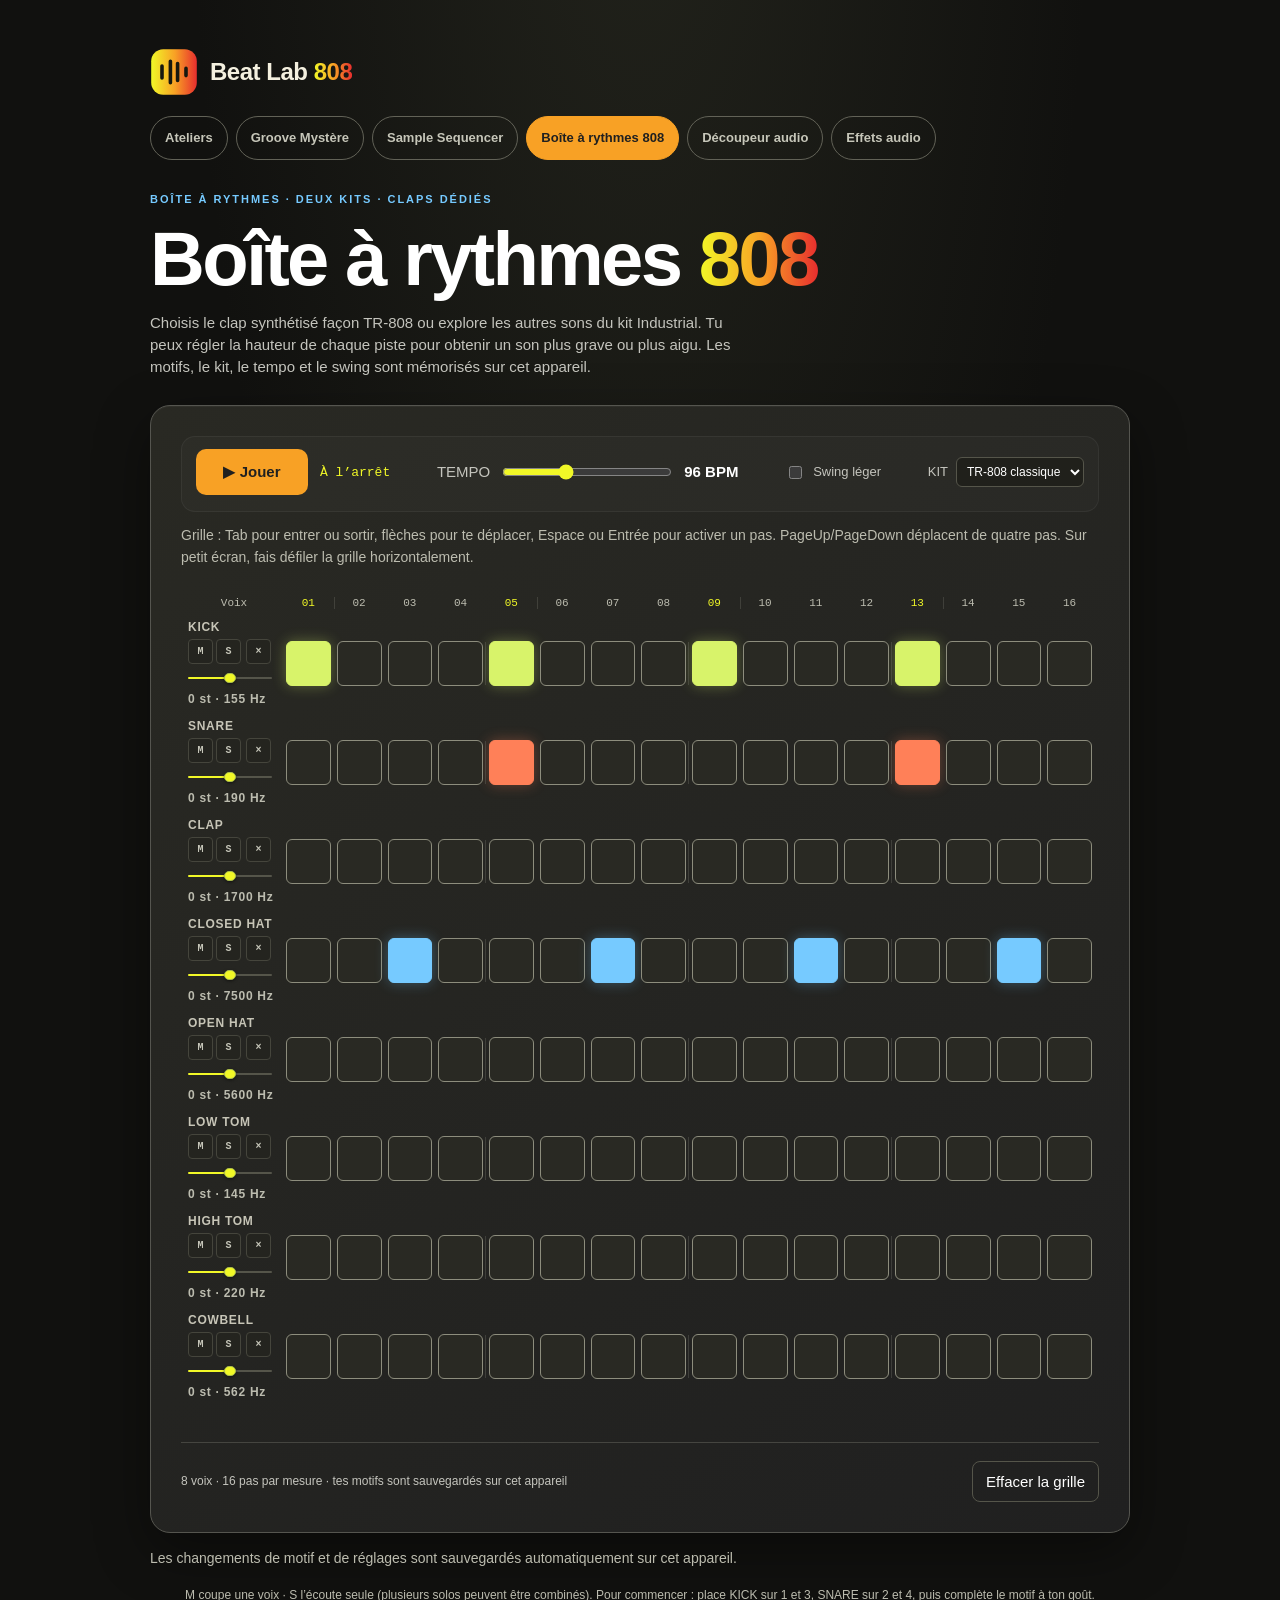
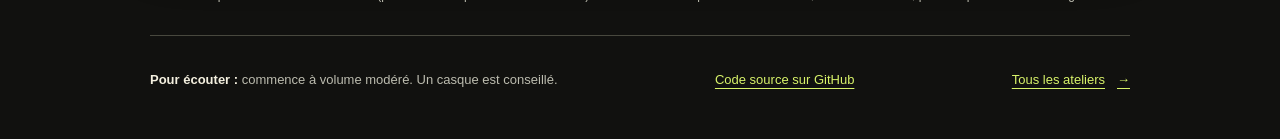
<file: index.html>
<!DOCTYPE html>
<html lang="fr">
  <head>
    <meta charset="utf-8">
    <meta name="viewport" content="width=device-width, initial-scale=1">
    <meta name="theme-color" content="#11110f">
    <title>Boîte à rythmes 808 — Beat Lab 808</title>
    <link rel="stylesheet" href="index.css?v=halo-soft-1">
    <link rel="stylesheet" href="lab-shared.css?v=c7888927cd27">
    <link rel="stylesheet" href="lab-tools.css?v=ddd3f132080e">
    <link rel="stylesheet" href="mobile-compact.css?v=312657f05077">
    <link rel="stylesheet" href="palette-808.css?v=7151e3418797">
    <link rel="stylesheet" href="interaction-accents.css?v=4427be973feb">
    <meta
      name="description"
      content="Compose des rythmes avec huit voix de batterie et deux kits. Tes motifs sont sauvegardés dans ce navigateur.">
    <link rel="icon" type="image/svg+xml" href="favicon.svg">
    <link
      rel="alternate icon"
      type="image/png"
      sizes="32x32"
      href="favicon.png">
    <meta property="og:type" content="website">
    <meta property="og:locale" content="fr_FR">
    <meta property="og:site_name" content="Beat Lab 808">
    <meta property="og:title" content="Boîte à rythmes 808 — Beat Lab 808">
    <meta
      property="og:description"
      content="Compose des rythmes avec huit voix de batterie et deux kits. Tes motifs sont sauvegardés dans ce navigateur.">
    <meta
      property="og:url"
      content="https://izzyashtn.github.io/beat-lab-808/index.html">
    <meta
      property="og:image"
      content="https://izzyashtn.github.io/beat-lab-808/partage.png">
    <meta property="og:image:type" content="image/png">
    <meta property="og:image:width" content="1200">
    <meta property="og:image:height" content="630">
    <meta
      property="og:image:alt"
      content="Beat Lab 808 : cinq ateliers musicaux pour écouter, composer et transformer tes sons.">
    <meta name="twitter:card" content="summary_large_image">
    <meta name="twitter:title" content="Boîte à rythmes 808 — Beat Lab 808">
    <meta name="twitter:description" content="Compose des rythmes avec huit voix de batterie et deux kits. Tes motifs sont sauvegardés dans ce navigateur.">
    <meta name="twitter:image" content="https://izzyashtn.github.io/beat-lab-808/partage.png">
      <link rel="canonical" href="https://izzyashtn.github.io/beat-lab-808/index.html">
  </head>
  <body data-tool="drums">
    <a class="lab-skip" href="#contenu">Aller au contenu</a>
    <div class="lab-shell">
      <header class="lab-header">
        <a
          class="lab-brand"
          href="ateliers.html"
          aria-label="Beat Lab 808 — accueil des ateliers"
        >
          <svg class="lab-mark" viewBox="0 0 40 40" aria-hidden="true">
            <defs><linearGradient id="brand-mark-gradient" x1="0" y1="0" x2="1" y2="0"><stop offset="0%" stop-color="#f1f827"/><stop offset="52%" stop-color="#f8a125"/><stop offset="100%" stop-color="#e72e2e"/></linearGradient></defs>
            <rect x="1" y="1" width="38" height="38" rx="10" fill="url(#brand-mark-gradient)" />
            <path
              d="M10 25V15m7 14V11m6 16V13m7 10v-6"
              stroke="#17180f"
              stroke-width="3"
              stroke-linecap="round"
            />
          </svg>
          <span>Beat Lab <b>808</b></span>
        </a>
        <nav class="lab-nav" aria-label="Ateliers musicaux">
          <a href="ateliers.html">Ateliers</a>
          <a href="groove-mystere.html">Groove Mystère</a>
          <a href="sequencer.html">Sample Sequencer</a>
          <a href="index.html" aria-current="page">Boîte à rythmes 808</a>
          <a href="samples.html">Découpeur audio</a>
          <a href="effects.html">Effets audio</a>
        </nav>
      </header>
      <main id="contenu" tabindex="-1">
        <div class="eyebrow">Boîte à rythmes · deux kits · claps dédiés</div>
        <h1>Boîte à rythmes <span>808</span></h1>
        <p class="intro desktop-mobile-copy">
          Choisis le clap synthétisé façon TR-808 ou explore les autres sons du kit
          Industrial. Tu peux régler la hauteur de chaque piste pour obtenir un
          son plus grave ou plus aigu. Les motifs,
          le kit, le tempo et le swing sont mémorisés sur cet appareil.
        </p>
        <p class="intro mobile-intro">
          Choisis le clap synthétisé façon TR-808 ou explore les autres sons du kit
          Industrial. Tu peux régler la hauteur de chaque piste pour obtenir un
          son plus grave ou plus aigu.
        </p>
        <section class="machine" aria-label="Séquenceur de boîte à rythmes">
          <div class="topbar">
            <div class="transport">
              <button class="play" id="play" type="button">▶ Jouer</button
              ><span class="status" id="status" role="status" aria-live="polite">À l’arrêt</span>
            </div>
            <label class="tempo"
              >TEMPO
              <input
                id="tempo"
                type="range"
                min="60"
                max="160"
                value="96"><span class="bpm"><span id="bpm">96</span> BPM</span></label
            >
            <label class="swing"
              ><input id="swing" type="checkbox"> Swing léger</label
            >
            <label class="swing"
              >KIT
              <select id="kit" aria-label="Choisir le kit de batterie">
                <option value="808">TR-808 classique</option>
                <option value="industrial">Industrial</option>
              </select></label
            >
          </div>
          <p id="grid-help" class="grid-help mobile-sr-only">
            Grille : Tab pour entrer ou sortir, flèches pour te déplacer, Espace
            ou Entrée pour activer un pas. PageUp/PageDown déplacent de quatre
            pas. Sur petit écran, fais défiler la grille horizontalement.
          </p>
          <section class="seq" aria-label="Grille de batterie">
            <div
              class="grid"
              id="grid"
              role="grid"
              aria-label="Grille de batterie, huit pistes de seize pas"
              aria-describedby="grid-help"
              aria-rowcount="9"
              aria-colcount="17"
            ></div>
          </section>
          <div class="bottom">
            <p>
              8 voix · 16 pas par mesure · tes motifs sont sauvegardés sur cet
              appareil
            </p>
            <button class="secondary" id="clear" type="button">
              Effacer la grille
            </button>
          </div>
        </section>
        <p id="persist" class="persist" role="status" aria-live="polite">
          Les changements de motif et de réglages sont sauvegardés
          automatiquement sur cet appareil.
        </p>
        <div class="foot desktop-mobile-copy">
          M coupe une voix · S l’écoute seule (plusieurs solos peuvent être
          combinés). Pour commencer : place KICK sur 1 et 3, SNARE sur 2 et 4,
          puis complète le motif à ton goût.
        </div>
        <details class="mobile-context">
          <summary>À propos, raccourcis et idée de rythme</summary>
          <div class="mobile-context__content">
            <p>
              Grille : Tab pour entrer ou sortir, flèches pour te déplacer,
              Espace ou Entrée pour activer un pas. PageUp/PageDown déplacent de
              quatre pas. Sur petit écran, fais défiler la grille horizontalement.
            </p>
            <p>
              M coupe une voix · S l’écoute seule (plusieurs solos peuvent être
              combinés). Pour commencer : place KICK sur 1 et 3, SNARE sur 2 et
              4, puis complète le motif à ton goût.
            </p>
          </div>
        </details>
      </main>
      <footer class="lab-footer">
        <p>
          <strong>Pour écouter :</strong> commence à volume modéré. Un casque
          est conseillé.
        </p>
        <a href="https://github.com/IzzyAsHTn/beat-lab-808"
          >Code source sur GitHub</a
        >
        <a href="ateliers.html"
          >Tous les ateliers <span aria-hidden="true">→</span></a
        >
      </footer>
    </div>
    <script src="lab-core.js?v=9a82659e4759"></script>
    <script src="lab-grid.js?v=b8f8b235a083"></script>
    <script src="index.js?v=266cf6670c1d"></script>
  </body>
</html>
</file>
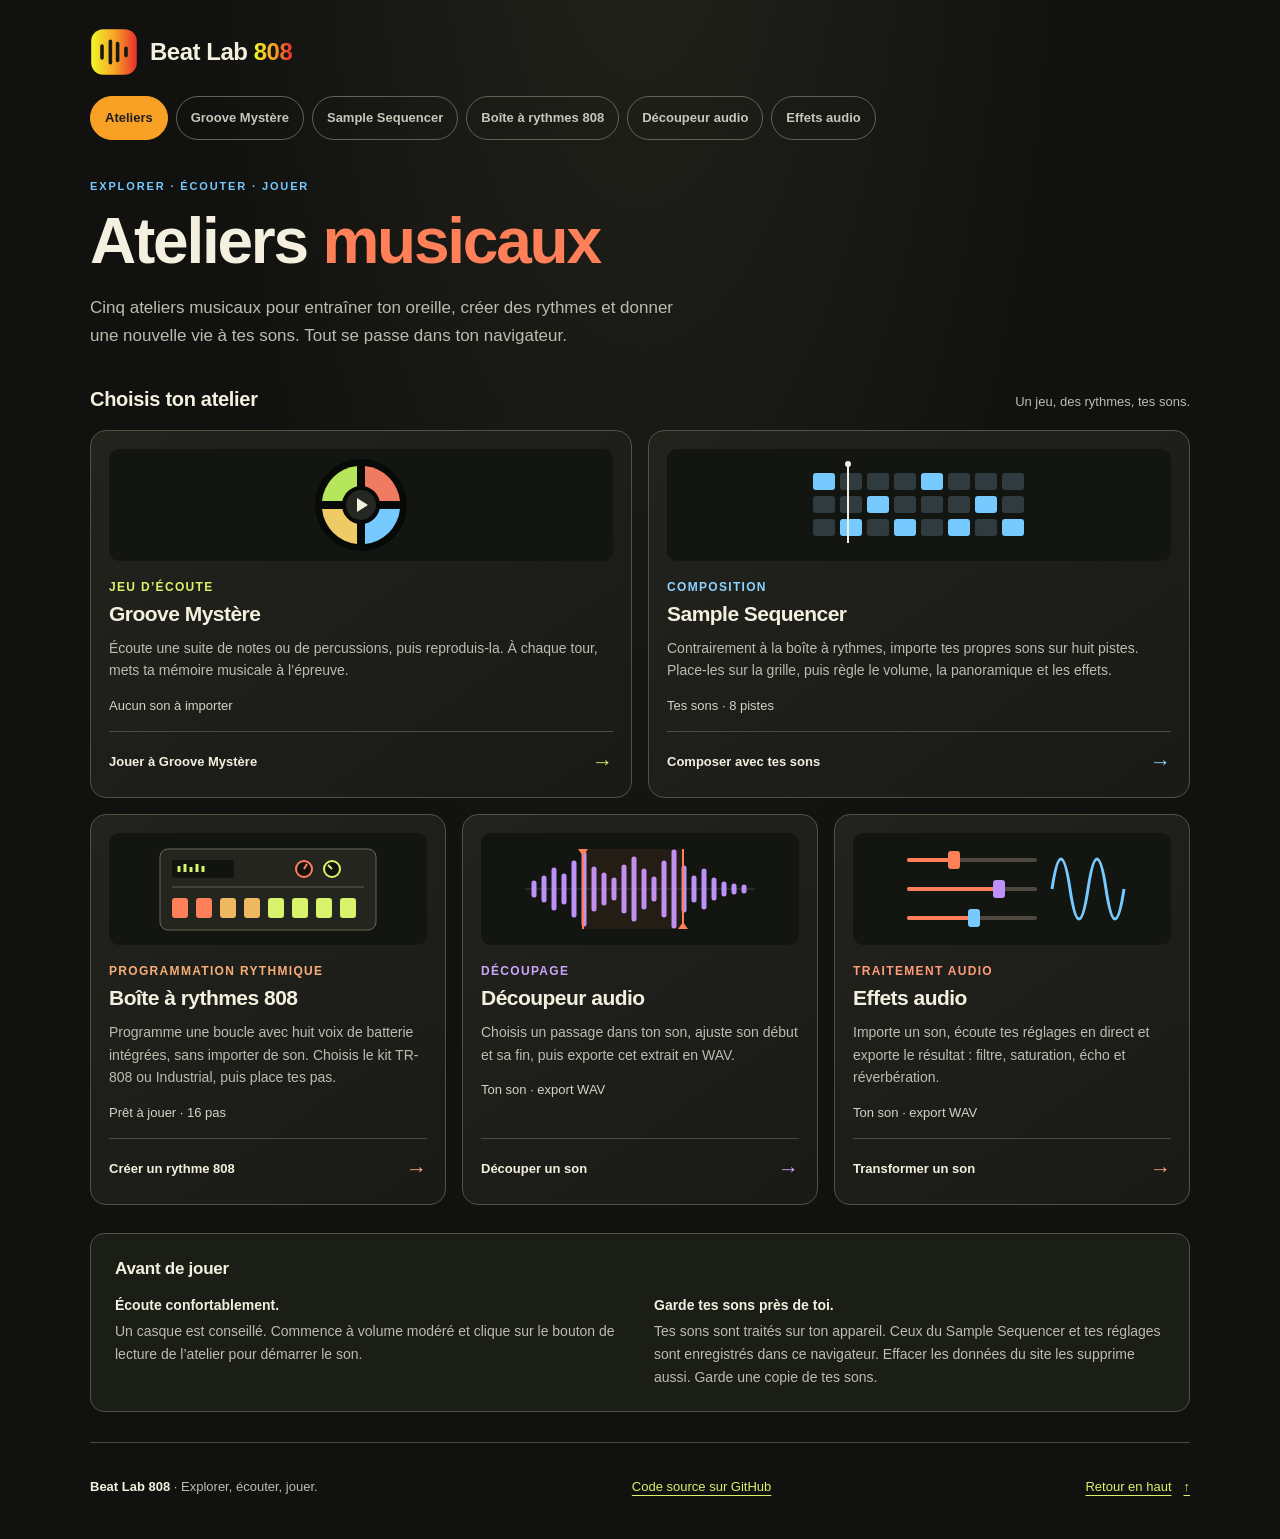
<file: ateliers.html>
<!DOCTYPE html>
<html lang="fr">
<head>
  <meta charset="utf-8">
  <meta name="viewport" content="width=device-width, initial-scale=1">
  <meta name="theme-color" content="#11110f">
  <meta name="description" content="Cinq ateliers musicaux pour entraîner ton oreille, créer des rythmes, séquencer tes samples, découper et transformer tes sons dans ton navigateur.">
  <title>Ateliers musicaux — Beat Lab 808</title>
  <link rel="stylesheet" href="ateliers.css?v=halo-soft-1">
  <link rel="stylesheet" href="lab-shared.css?v=c7888927cd27">
  <link rel="stylesheet" href="interaction-accents.css?v=4427be973feb">
<link rel="icon" type="image/svg+xml" href="favicon.svg">
<link rel="alternate icon" type="image/png" sizes="32x32" href="favicon.png">
<meta property="og:type" content="website">
<meta property="og:locale" content="fr_FR">
<meta property="og:site_name" content="Beat Lab 808">
<meta property="og:title" content="Ateliers musicaux — Beat Lab 808">
<meta property="og:description" content="Cinq ateliers musicaux pour entraîner ton oreille, créer des rythmes, séquencer tes samples, découper et transformer tes sons dans ton navigateur.">
<meta property="og:url" content="https://izzyashtn.github.io/beat-lab-808/ateliers.html">
<meta property="og:image" content="https://izzyashtn.github.io/beat-lab-808/partage.png">
<meta property="og:image:type" content="image/png">
<meta property="og:image:width" content="1200">
<meta property="og:image:height" content="630">
<meta property="og:image:alt" content="Beat Lab 808 : cinq ateliers musicaux pour écouter, composer et transformer tes sons.">
<meta name="twitter:card" content="summary_large_image">
<meta name="twitter:title" content="Ateliers musicaux — Beat Lab 808">
<meta name="twitter:description" content="Cinq ateliers musicaux pour entraîner ton oreille, créer des rythmes, séquencer tes samples, découper et transformer tes sons dans ton navigateur.">
<meta name="twitter:image" content="https://izzyashtn.github.io/beat-lab-808/partage.png">
    <link rel="canonical" href="https://izzyashtn.github.io/beat-lab-808/ateliers.html">
  </head>
<body>
  <a class="lab-skip" href="#contenu">Aller au contenu</a>
  <div class="lab-shell">
<header class="lab-header">
      <a class="lab-brand" href="ateliers.html" aria-label="Beat Lab 808 — accueil des ateliers">
        <svg class="lab-mark" viewBox="0 0 40 40" aria-hidden="true"><defs><linearGradient id="brand-mark-gradient" x1="0" y1="0" x2="1" y2="0"><stop offset="0%" stop-color="#f1f827"/><stop offset="52%" stop-color="#f8a125"/><stop offset="100%" stop-color="#e72e2e"/></linearGradient></defs><rect x="1" y="1" width="38" height="38" rx="10" fill="url(#brand-mark-gradient)"/><path d="M10 25V15m7 14V11m6 16V13m7 10v-6" stroke="#17180f" stroke-width="3" stroke-linecap="round"/></svg>
        <span>Beat Lab <b>808</b></span>
      </a>
      <nav class="lab-nav" aria-label="Ateliers musicaux">
        <a href="ateliers.html" aria-current="page">Ateliers</a>
        <a href="groove-mystere.html">Groove Mystère</a>
        <a href="sequencer.html">Sample Sequencer</a>
        <a href="index.html">Boîte à rythmes 808</a>
        <a href="samples.html">Découpeur audio</a>
        <a href="effects.html">Effets audio</a>
      </nav>
    </header>
<main id="contenu" tabindex="-1">
    <div class="hero">
      <p class="eyebrow">Explorer · Écouter · Jouer</p>
      <h1>Ateliers <span>musicaux</span></h1>
      <p class="intro">Cinq ateliers musicaux pour entraîner ton oreille, créer des rythmes et donner une nouvelle vie à tes sons. Tout se passe dans ton navigateur.</p>
    </div>
    <section aria-labelledby="atelier-title">
      <div class="section-head"><h2 id="atelier-title">Choisis ton atelier</h2><p>Un jeu, des rythmes, tes sons.</p></div>
      <div class="atelier-grid">
        <article class="atelier atelier--groove">
          <div class="art"><svg viewBox="0 0 280 112" fill="none" aria-hidden="true" focusable="false"><circle cx="140" cy="56" r="46" fill="#080a09"/>
<path d="M136 17a39 39 0 0 0-35 35h35Z" fill="#b6e65b"/><path d="M144 17a39 39 0 0 1 35 35h-35Z" fill="#f17b60"/>
<path d="M101 60a39 39 0 0 0 35 35V60Z" fill="#efcb65"/><path d="M144 60v35a39 39 0 0 0 35-35Z" fill="#76caff"/>
<circle cx="140" cy="56" r="17" fill="#242820" stroke="#080a09" stroke-width="4"/><path d="m136 49 11 7-11 7Z" fill="#f4f0df"/></svg></div>
          <div class="atelier-copy"><p class="tag">Jeu d’écoute</p><h3>Groove Mystère</h3>
          <p class="description">Écoute une suite de notes ou de percussions, puis reproduis-la. À chaque tour, mets ta mémoire musicale à l’épreuve.</p><p class="requirement">Aucun son à importer</p></div>
          <a class="atelier-link" href="groove-mystere.html">Jouer à Groove Mystère<span aria-hidden="true">→</span></a>
        </article>
        <article class="atelier atelier--sequencer">
          <div class="art"><svg viewBox="0 0 280 112" fill="none" aria-hidden="true" focusable="false"><rect x="34" y="24" width="22" height="17" rx="3" fill="#76caff"/><rect x="61" y="24" width="22" height="17" rx="3" fill="#303b40"/><rect x="88" y="24" width="22" height="17" rx="3" fill="#303b40"/><rect x="115" y="24" width="22" height="17" rx="3" fill="#303b40"/><rect x="142" y="24" width="22" height="17" rx="3" fill="#76caff"/><rect x="169" y="24" width="22" height="17" rx="3" fill="#303b40"/><rect x="196" y="24" width="22" height="17" rx="3" fill="#303b40"/><rect x="223" y="24" width="22" height="17" rx="3" fill="#303b40"/><rect x="34" y="47" width="22" height="17" rx="3" fill="#303b40"/><rect x="61" y="47" width="22" height="17" rx="3" fill="#303b40"/><rect x="88" y="47" width="22" height="17" rx="3" fill="#76caff"/><rect x="115" y="47" width="22" height="17" rx="3" fill="#303b40"/><rect x="142" y="47" width="22" height="17" rx="3" fill="#303b40"/><rect x="169" y="47" width="22" height="17" rx="3" fill="#303b40"/><rect x="196" y="47" width="22" height="17" rx="3" fill="#76caff"/><rect x="223" y="47" width="22" height="17" rx="3" fill="#303b40"/><rect x="34" y="70" width="22" height="17" rx="3" fill="#303b40"/><rect x="61" y="70" width="22" height="17" rx="3" fill="#76caff"/><rect x="88" y="70" width="22" height="17" rx="3" fill="#303b40"/><rect x="115" y="70" width="22" height="17" rx="3" fill="#76caff"/><rect x="142" y="70" width="22" height="17" rx="3" fill="#303b40"/><rect x="169" y="70" width="22" height="17" rx="3" fill="#76caff"/><rect x="196" y="70" width="22" height="17" rx="3" fill="#303b40"/><rect x="223" y="70" width="22" height="17" rx="3" fill="#76caff"/><path d="M69 16v78" stroke="#f4f0df" stroke-width="2"/><circle cx="69" cy="15" r="3" fill="#f4f0df"/></svg></div>
          <div class="atelier-copy"><p class="tag">Composition</p><h3>Sample Sequencer</h3>
          <p class="description">Contrairement à la boîte à rythmes, importe tes propres sons sur huit pistes. Place-les sur la grille, puis règle le volume, la panoramique et les effets.</p><p class="requirement">Tes sons · 8 pistes</p></div>
          <a class="atelier-link" href="sequencer.html">Composer avec tes sons<span aria-hidden="true">→</span></a>
        </article>
        <article class="atelier atelier--beat">
          <div class="art"><svg viewBox="0 0 280 112" fill="none" aria-hidden="true" focusable="false"><rect x="32" y="16" width="216" height="81" rx="8" fill="#24251e" stroke="#696956"/>
<rect x="44" y="27" width="62" height="18" rx="3" fill="#11130e"/><path d="M51 39v-6m6 6v-8m6 8v-5m6 5v-8m6 8v-6" stroke="#d8f36a" stroke-width="3"/>
<path d="M44 54h192" stroke="#5c5e4f"/>
<circle cx="176" cy="36" r="8" fill="#12130f" stroke="#ff8058" stroke-width="2"/><path d="m176 36 3-5" stroke="#ff8058" stroke-width="2"/>
<circle cx="204" cy="36" r="8" fill="#12130f" stroke="#d8f36a" stroke-width="2"/><path d="m204 36-4-4" stroke="#d8f36a" stroke-width="2"/>
<rect x="44" y="65" width="16" height="20" rx="3" fill="#ff8058"/><rect x="68" y="65" width="16" height="20" rx="3" fill="#ff8058"/><rect x="92" y="65" width="16" height="20" rx="3" fill="#edb85f"/><rect x="116" y="65" width="16" height="20" rx="3" fill="#edb85f"/><rect x="140" y="65" width="16" height="20" rx="3" fill="#d8f36a"/><rect x="164" y="65" width="16" height="20" rx="3" fill="#d8f36a"/><rect x="188" y="65" width="16" height="20" rx="3" fill="#d8f36a"/><rect x="212" y="65" width="16" height="20" rx="3" fill="#d8f36a"/></svg></div>
          <div class="atelier-copy"><p class="tag">Programmation rythmique</p><h3>Boîte à rythmes 808</h3>
          <p class="description">Programme une boucle avec huit voix de batterie intégrées, sans importer de son. Choisis le kit TR-808 ou Industrial, puis place tes pas.</p><p class="requirement">Prêt à jouer · 16 pas</p></div>
          <a class="atelier-link" href="index.html">Créer un rythme 808<span aria-hidden="true">→</span></a>
        </article>
        <article class="atelier atelier--cut">
          <div class="art"><svg viewBox="0 0 280 112" fill="none" aria-hidden="true" focusable="false"><path d="M25 56h230" stroke="#36414a"/><path d="M34 50.0v12" stroke="#bd91fa" stroke-width="5" stroke-linecap="round"/><path d="M44 45.0v22" stroke="#bd91fa" stroke-width="5" stroke-linecap="round"/><path d="M54 37.0v38" stroke="#bd91fa" stroke-width="5" stroke-linecap="round"/><path d="M64 43.0v26" stroke="#bd91fa" stroke-width="5" stroke-linecap="round"/><path d="M74 30.0v52" stroke="#bd91fa" stroke-width="5" stroke-linecap="round"/><path d="M84 21.0v70" stroke="#bd91fa" stroke-width="5" stroke-linecap="round"/><path d="M94 36.0v40" stroke="#bd91fa" stroke-width="5" stroke-linecap="round"/><path d="M104 42.0v28" stroke="#bd91fa" stroke-width="5" stroke-linecap="round"/><path d="M114 47.0v18" stroke="#bd91fa" stroke-width="5" stroke-linecap="round"/><path d="M124 34.0v44" stroke="#bd91fa" stroke-width="5" stroke-linecap="round"/><path d="M134 26.0v60" stroke="#bd91fa" stroke-width="5" stroke-linecap="round"/><path d="M144 38.0v36" stroke="#bd91fa" stroke-width="5" stroke-linecap="round"/><path d="M154 46.0v20" stroke="#bd91fa" stroke-width="5" stroke-linecap="round"/><path d="M164 30.0v52" stroke="#bd91fa" stroke-width="5" stroke-linecap="round"/><path d="M174 19.0v74" stroke="#bd91fa" stroke-width="5" stroke-linecap="round"/><path d="M184 35.0v42" stroke="#bd91fa" stroke-width="5" stroke-linecap="round"/><path d="M194 45.0v22" stroke="#bd91fa" stroke-width="5" stroke-linecap="round"/><path d="M204 38.0v36" stroke="#bd91fa" stroke-width="5" stroke-linecap="round"/><path d="M214 47.0v18" stroke="#bd91fa" stroke-width="5" stroke-linecap="round"/><path d="M224 51.0v10" stroke="#bd91fa" stroke-width="5" stroke-linecap="round"/><path d="M234 53.0v6" stroke="#bd91fa" stroke-width="5" stroke-linecap="round"/><path d="M244 54.0v4" stroke="#bd91fa" stroke-width="5" stroke-linecap="round"/><rect x="83" y="16" width="100" height="80" rx="3" fill="#ff805812"/><path d="M83 16v80m100-80v80" stroke="#ff8058" stroke-width="2"/><path d="m78 16 5 7 5-7m90 80 5-7 5 7" fill="#ff8058"/></svg></div>
          <div class="atelier-copy"><p class="tag">Découpage</p><h3>Découpeur audio</h3>
          <p class="description">Choisis un passage dans ton son, ajuste son début et sa fin, puis exporte cet extrait en WAV.</p><p class="requirement">Ton son · export WAV</p></div>
          <a class="atelier-link" href="samples.html">Découper un son<span aria-hidden="true">→</span></a>
        </article>
        <article class="atelier atelier--fx">
          <div class="art"><svg viewBox="0 0 280 112" fill="none" aria-hidden="true" focusable="false"><path d="M37 27h126M37 56h126M37 85h126" stroke="#4d4941" stroke-width="4" stroke-linecap="round"/>
<path d="M37 27h45M37 56h90M37 85h65" stroke="#ff8058" stroke-width="4" stroke-linecap="round"/>
<rect x="76" y="18" width="12" height="18" rx="3" fill="#ff8058"/><rect x="121" y="47" width="12" height="18" rx="3" fill="#bd91fa"/><rect x="96" y="76" width="12" height="18" rx="3" fill="#76caff"/>
<path d="M180 56c6-40 12-40 18 0s12 40 18 0 12-40 18 0 12 40 18 0" stroke="#76caff" stroke-width="3"/></svg></div>
          <div class="atelier-copy"><p class="tag">Traitement audio</p><h3>Effets audio</h3>
          <p class="description">Importe un son, écoute tes réglages en direct et exporte le résultat : filtre, saturation, écho et réverbération.</p><p class="requirement">Ton son · export WAV</p></div>
          <a class="atelier-link" href="effects.html">Transformer un son<span aria-hidden="true">→</span></a>
        </article>
      </div>
    </section>
    <aside class="practical" aria-labelledby="practical-title">
      <h2 id="practical-title">Avant de jouer</h2>
      <div class="practical-grid">
        <p><strong>Écoute confortablement.</strong> Un casque est conseillé. Commence à volume modéré et clique sur le bouton de lecture de l’atelier pour démarrer le son.</p>
        <p><strong>Garde tes sons près de toi.</strong> Tes sons sont traités sur ton appareil. Ceux du Sample Sequencer et tes réglages sont enregistrés dans ce navigateur. Effacer les données du site les supprime aussi. Garde une copie de tes sons.</p>
      </div>
    </aside>
    </main>
<footer class="lab-footer"><p><strong>Beat Lab 808</strong> · Explorer, écouter, jouer.</p><a href="https://github.com/IzzyAsHTn/beat-lab-808">Code source sur GitHub</a><a href="#">Retour en haut <span aria-hidden="true">↑</span></a></footer>
  </div>
</body>
</html>
</file>
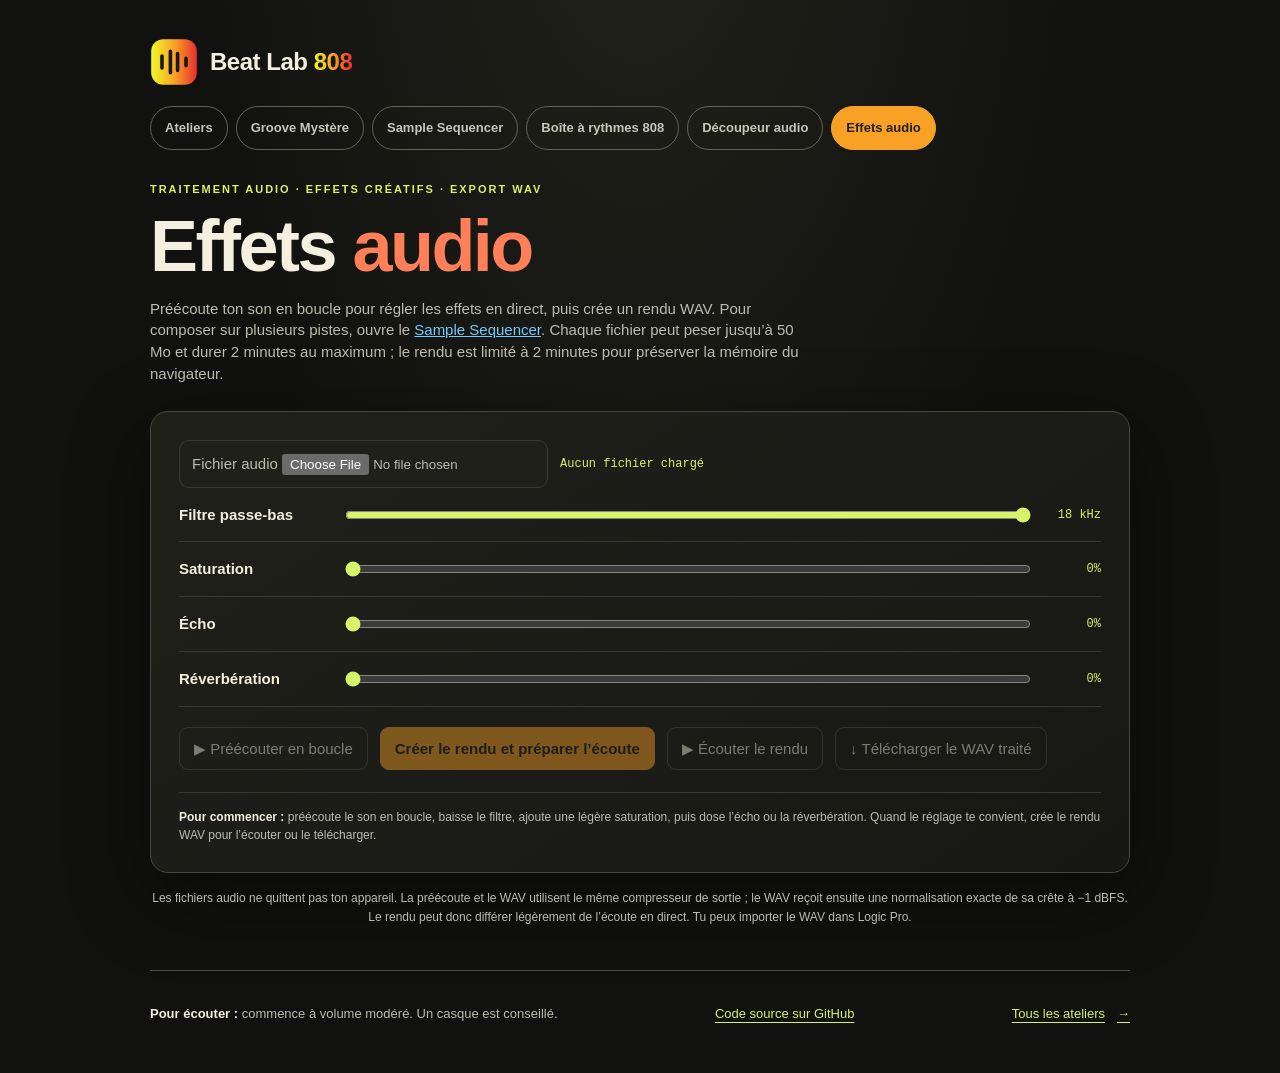
<file: effects.html>
<!DOCTYPE html>
<html lang="fr">
  <head>
    <meta charset="utf-8">
    <meta name="viewport" content="width=device-width,initial-scale=1">
    <meta name="theme-color" content="#11110f">
    <title>Effets audio — Beat Lab 808</title>
    <link rel="stylesheet" href="effects.css?v=halo-soft-1">
    <link rel="stylesheet" href="lab-shared.css?v=c7888927cd27">
    <link rel="stylesheet" href="interaction-accents.css?v=4427be973feb">
    <meta
      name="description"
      content="Préécoute, transforme et exporte tes fichiers audio avec filtre, saturation, écho et réverbération.">
    <link rel="icon" type="image/svg+xml" href="favicon.svg">
    <link
      rel="alternate icon"
      type="image/png"
      sizes="32x32"
      href="favicon.png">
    <meta property="og:type" content="website">
    <meta property="og:locale" content="fr_FR">
    <meta property="og:site_name" content="Beat Lab 808">
    <meta property="og:title" content="Effets audio — Beat Lab 808">
    <meta
      property="og:description"
      content="Préécoute, transforme et exporte tes fichiers audio avec filtre, saturation, écho et réverbération.">
    <meta
      property="og:url"
      content="https://izzyashtn.github.io/beat-lab-808/effects.html">
    <meta
      property="og:image"
      content="https://izzyashtn.github.io/beat-lab-808/partage.png">
    <meta property="og:image:type" content="image/png">
    <meta property="og:image:width" content="1200">
    <meta property="og:image:height" content="630">
    <meta
      property="og:image:alt"
      content="Beat Lab 808 : cinq ateliers musicaux pour écouter, composer et transformer tes sons.">
    <meta name="twitter:card" content="summary_large_image">
    <meta name="twitter:title" content="Effets audio — Beat Lab 808">
    <meta name="twitter:description" content="Préécoute, transforme et exporte tes fichiers audio avec filtre, saturation, écho et réverbération.">
    <meta name="twitter:image" content="https://izzyashtn.github.io/beat-lab-808/partage.png">
      <link rel="canonical" href="https://izzyashtn.github.io/beat-lab-808/effects.html">
  </head>
  <body>
    <a class="lab-skip" href="#contenu">Aller au contenu</a>
    <div class="lab-shell">
      <header class="lab-header">
        <a
          class="lab-brand"
          href="ateliers.html"
          aria-label="Beat Lab 808 — accueil des ateliers"
        >
          <svg class="lab-mark" viewBox="0 0 40 40" aria-hidden="true">
            <defs><linearGradient id="brand-mark-gradient" x1="0" y1="0" x2="1" y2="0"><stop offset="0%" stop-color="#f1f827"/><stop offset="52%" stop-color="#f8a125"/><stop offset="100%" stop-color="#e72e2e"/></linearGradient></defs>
            <rect x="1" y="1" width="38" height="38" rx="10" fill="url(#brand-mark-gradient)" />
            <path
              d="M10 25V15m7 14V11m6 16V13m7 10v-6"
              stroke="#17180f"
              stroke-width="3"
              stroke-linecap="round"
            />
          </svg>
          <span>Beat Lab <b>808</b></span>
        </a>
        <nav class="lab-nav" aria-label="Ateliers musicaux">
          <a href="ateliers.html">Ateliers</a>
          <a href="groove-mystere.html">Groove Mystère</a>
          <a href="sequencer.html">Sample Sequencer</a>
          <a href="index.html">Boîte à rythmes 808</a>
          <a href="samples.html">Découpeur audio</a>
          <a href="effects.html" aria-current="page">Effets audio</a>
        </nav>
      </header>
      <main id="contenu" tabindex="-1">
        <div class="eyebrow">
          Traitement audio · effets créatifs · export WAV
        </div>
        <h1>Effets <span>audio</span></h1>
        <p class="intro">
          Préécoute ton son en boucle pour régler les effets en direct, puis
          crée un rendu WAV. Pour composer sur plusieurs pistes, ouvre le
          <a href="sequencer.html">Sample Sequencer</a>. Chaque fichier peut
          peser jusqu’à 50 Mo et durer 2 minutes au maximum ; le rendu est
          limité à 2 minutes pour préserver la mémoire du navigateur.
        </p>
        <section class="card">
          <div class="row">
            <label class="field"
              >Fichier audio
              <input id="file" type="file" accept="audio/*"></label
            ><span id="name" class="status">Aucun fichier chargé</span>
          </div>
          <div class="effectrow">
            <label for="cut">Filtre passe-bas</label
            ><input
              id="cut"
              type="range"
              min="500"
              max="18000"
              value="18000"
              aria-describedby="cutv"><output id="cutv" for="cut">18 kHz</output>
          </div>
          <div class="effectrow">
            <label for="drive">Saturation</label
            ><input
              id="drive"
              type="range"
              min="0"
              max="100"
              value="0"
              aria-describedby="drivev"><output id="drivev" for="drive">0%</output>
          </div>
          <div class="effectrow">
            <label for="delay">Écho</label
            ><input id="delay" type="range" min="0" max="70" value="0" aria-describedby="delayv"><output
              id="delayv"
              for="delay"
              >0%</output
            >
          </div>
          <div class="effectrow">
            <label for="reverb">Réverbération</label
            ><input
              id="reverb"
              type="range"
              min="0"
              max="70"
              value="0"
              aria-describedby="reverbv"><output id="reverbv" for="reverb">0%</output>
          </div>
          <div class="row render-controls">
            <button type="button" id="preview" class="btn" disabled>
              ▶ Préécouter en boucle</button
            ><button type="button" id="render" class="btn primary" disabled>
              Créer le rendu et préparer l’écoute</button
            ><button type="button" id="cancel-render" class="btn" hidden>
              Annuler le rendu</button
            ><button type="button" id="play" class="btn" disabled>
              ▶ Écouter le rendu</button
            ><button type="button" id="download" class="btn" disabled>
              ↓ Télécharger le WAV traité</button
            ><span
              id="status"
              class="status"
              role="status"
              aria-live="polite"
            ></span>
          </div>
          <p id="render-activity" class="status" role="status" aria-live="polite"></p>
          <div class="tip">
            <strong>Pour commencer :</strong> préécoute le son en boucle,
            baisse le filtre, ajoute une légère saturation, puis dose l’écho
            ou la réverbération. Quand le réglage te convient, crée le rendu
            WAV pour l’écouter ou le télécharger.
          </div>
        </section>
        <p class="foot">
          Les fichiers audio ne quittent pas ton appareil. La préécoute et le
          WAV utilisent le même compresseur de sortie ; le WAV reçoit ensuite
          une normalisation exacte de sa crête à −1 dBFS. Le rendu peut donc
          différer légèrement de l’écoute en direct. Tu peux importer le WAV
          dans Logic Pro.
        </p>
      </main>
      <footer class="lab-footer">
        <p>
          <strong>Pour écouter :</strong> commence à volume modéré. Un casque
          est conseillé.
        </p>
        <a href="https://github.com/IzzyAsHTn/beat-lab-808"
          >Code source sur GitHub</a
        >
        <a href="ateliers.html"
          >Tous les ateliers <span aria-hidden="true">→</span></a
        >
      </footer>
    </div>
    <script src="lab-core.js?v=9a82659e4759"></script>
    <script src="effects.js?v=c4b5f485525b"></script>
  </body>
</html>
</file>
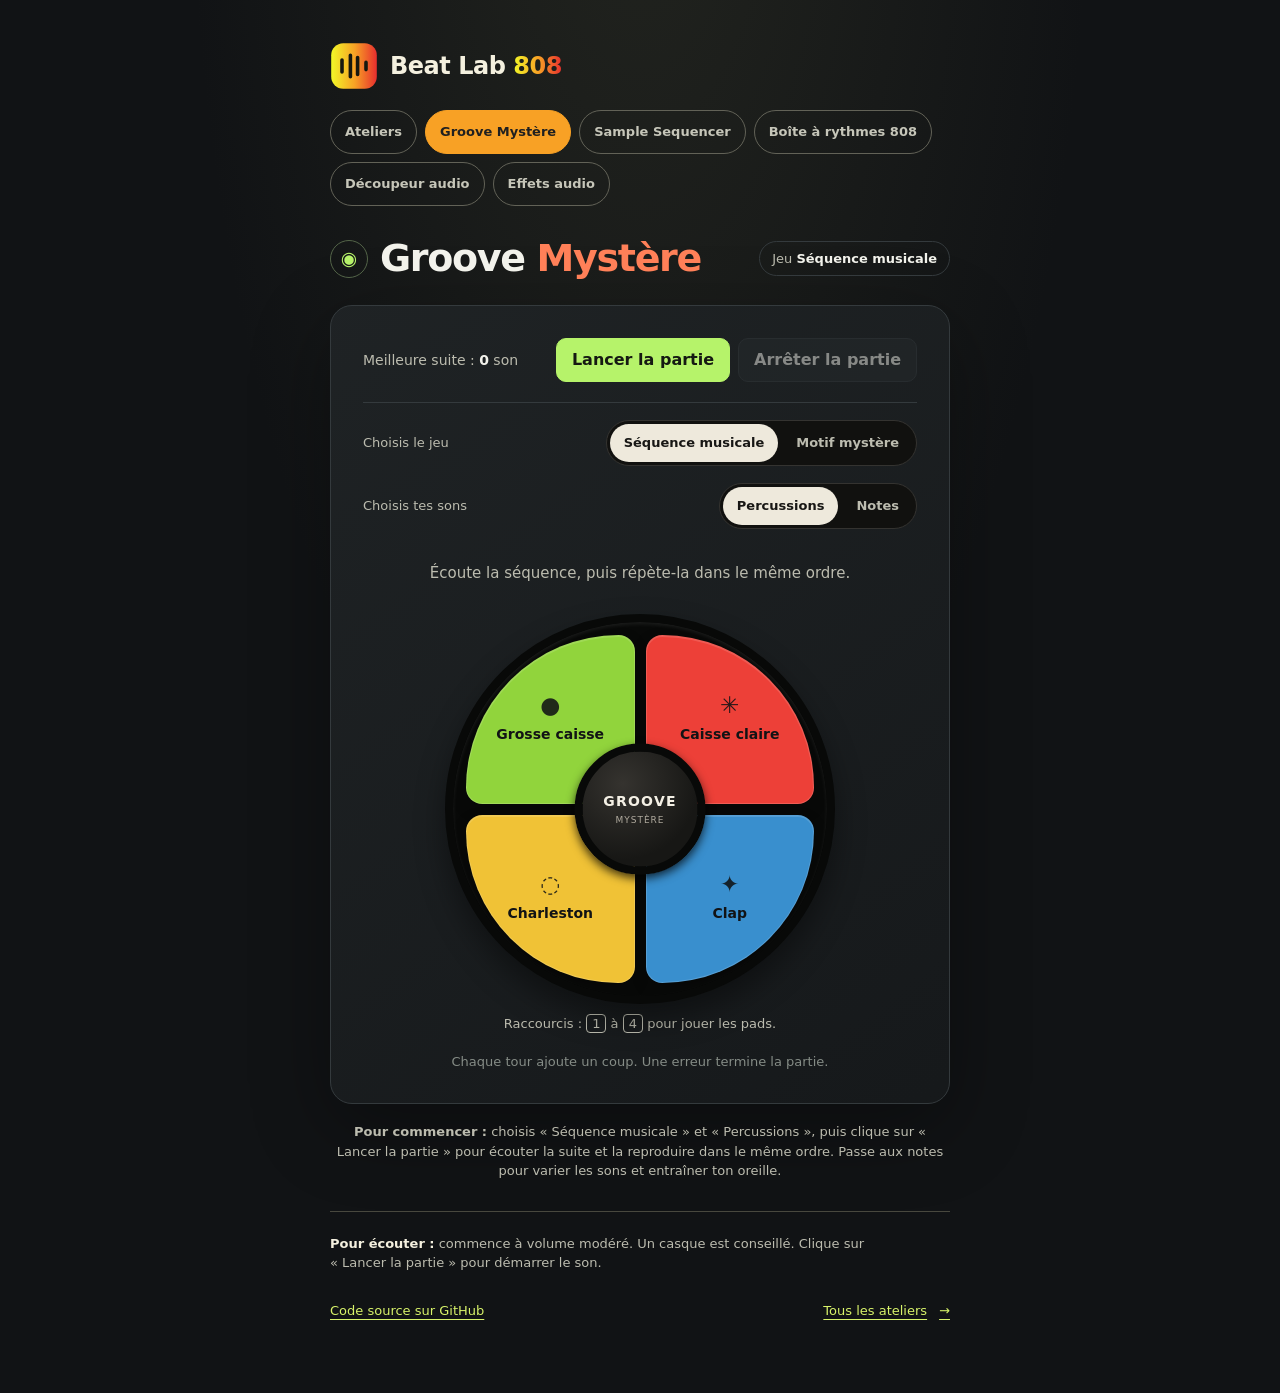
<file: groove-mystere.html>
<!DOCTYPE html>
<html lang="fr">
  <head>
    <meta charset="utf-8">
    <meta name="viewport" content="width=device-width, initial-scale=1">
    <meta name="theme-color" content="#111315">
    <meta
      name="description"
      content="Deux jeux de mémoire musicale : une séquence qui s’allonge ou de nouveaux motifs à reproduire.">
    <title>Groove Mystère — Beat Lab 808</title>
    <link rel="stylesheet" href="groove-mystere.css?v=halo-soft-1">
    <link rel="stylesheet" href="lab-shared.css?v=c7888927cd27">
  <link rel="stylesheet" href="interaction-accents.css?v=4427be973feb">
    <link rel="icon" type="image/svg+xml" href="favicon.svg">
    <link
      rel="alternate icon"
      type="image/png"
      sizes="32x32"
      href="favicon.png">
    <meta property="og:type" content="website">
    <meta property="og:locale" content="fr_FR">
    <meta property="og:site_name" content="Beat Lab 808">
    <meta property="og:title" content="Groove Mystère — Beat Lab 808">
    <meta
      property="og:description"
      content="Deux jeux de mémoire musicale : une séquence qui s’allonge ou de nouveaux motifs à reproduire.">
    <meta
      property="og:url"
      content="https://izzyashtn.github.io/beat-lab-808/groove-mystere.html">
    <meta
      property="og:image"
      content="https://izzyashtn.github.io/beat-lab-808/partage.png">
    <meta property="og:image:type" content="image/png">
    <meta property="og:image:width" content="1200">
    <meta property="og:image:height" content="630">
    <meta
      property="og:image:alt"
      content="Beat Lab 808 : cinq ateliers musicaux pour écouter, composer et transformer tes sons.">
    <meta name="twitter:card" content="summary_large_image">
    <meta name="twitter:title" content="Groove Mystère — Beat Lab 808">
    <meta name="twitter:description" content="Deux jeux de mémoire musicale : une séquence qui s’allonge ou de nouveaux motifs à reproduire.">
    <meta name="twitter:image" content="https://izzyashtn.github.io/beat-lab-808/partage.png">
      <link rel="canonical" href="https://izzyashtn.github.io/beat-lab-808/groove-mystere.html">
  </head>
  <body>
    <a class="lab-skip" href="#contenu">Aller au contenu</a>
    <div class="lab-shell">
      <header class="lab-header">
        <a
          class="lab-brand"
          href="ateliers.html"
          aria-label="Beat Lab 808 — accueil des ateliers"
        >
          <svg class="lab-mark" viewBox="0 0 40 40" aria-hidden="true">
            <defs><linearGradient id="brand-mark-gradient" x1="0" y1="0" x2="1" y2="0"><stop offset="0%" stop-color="#f1f827"/><stop offset="52%" stop-color="#f8a125"/><stop offset="100%" stop-color="#e72e2e"/></linearGradient></defs>
            <rect x="1" y="1" width="38" height="38" rx="10" fill="url(#brand-mark-gradient)" />
            <path
              d="M10 25V15m7 14V11m6 16V13m7 10v-6"
              stroke="#17180f"
              stroke-width="3"
              stroke-linecap="round"
            />
          </svg>
          <span>Beat Lab <b>808</b></span>
        </a>
        <nav class="lab-nav" aria-label="Ateliers musicaux">
          <a href="ateliers.html">Ateliers</a>
          <a href="groove-mystere.html" aria-current="page">Groove Mystère</a>
          <a href="sequencer.html">Sample Sequencer</a>
          <a href="index.html">Boîte à rythmes 808</a>
          <a href="samples.html">Découpeur audio</a>
          <a href="effects.html">Effets audio</a>
        </nav>
      </header>
      <main id="contenu" tabindex="-1">
        <div class="game-header">
          <div class="brand">
            <div class="mark" aria-hidden="true">◉</div>
            <div>
              <h1>Groove <span>Mystère</span></h1>
            </div>
          </div>
          <div class="level">
            Jeu <strong id="gameModeTitle">Séquence musicale</strong>
          </div>
        </div>
        <section class="game" aria-label="Jeu de mémoire musicale">
          <div class="topline">
            <div class="round" id="roundLabel">
              Meilleure suite : <strong>0</strong> son
            </div>
            <div class="game-actions">
              <button id="start" class="primary" type="button">
                Lancer la partie</button
              ><button id="stopGame" type="button" disabled>
                Arrêter la partie
              </button>
            </div>
          </div>
          <div class="mode-row">
            <span class="mode-label">Choisis le jeu</span>
            <div class="mode-switch" role="group" aria-label="Mode de jeu">
              <button
                id="simonGame"
                class="mode-choice"
                type="button"
                aria-pressed="true"
              >
                Séquence musicale
              </button>
              <button
                id="patternGame"
                class="mode-choice"
                type="button"
                aria-pressed="false"
              >
                Motif mystère
              </button>
            </div>
          </div>
          <div class="mode-row">
            <span class="mode-label">Choisis tes sons</span>
            <div class="mode-switch" role="group" aria-label="Mode sonore">
              <button
                id="drumMode"
                class="mode-choice"
                type="button"
                aria-pressed="true"
              >
                Percussions
              </button>
              <button
                id="noteMode"
                class="mode-choice"
                type="button"
                aria-pressed="false"
              >
                Notes
              </button>
            </div>
          </div>
          <div class="status" id="status" aria-live="polite">
            Écoute la séquence, puis répète-la dans le même ordre.
          </div>
          <div class="pads" role="group" aria-label="Pads de percussion">
            <button
              class="pad"
              data-pad="0"
              type="button"
              aria-label="Grosse caisse"
            >
              <span class="glyph" aria-hidden="true">●</span
              ><span class="name">Grosse caisse</span>
            </button>
            <button
              class="pad"
              data-pad="1"
              type="button"
              aria-label="Caisse claire"
            >
              <span class="glyph" aria-hidden="true">✳</span
              ><span class="name">Caisse claire</span>
            </button>
            <button
              class="pad"
              data-pad="2"
              type="button"
              aria-label="Charleston"
            >
              <span class="glyph" aria-hidden="true">◌</span
              ><span class="name">Charleston</span>
            </button>
            <button class="pad" data-pad="3" type="button" aria-label="Clap">
              <span class="glyph" aria-hidden="true">✦</span
              ><span class="name">Clap</span>
            </button>
            <div class="center-hub" aria-hidden="true">
              <strong>GROOVE</strong><small>MYSTÈRE</small>
            </div>
          </div>
          <p class="pad-shortcuts">Raccourcis : <kbd>1</kbd> à <kbd>4</kbd> pour jouer les pads.</p>
          <p class="howto" id="howto">
            Chaque tour ajoute un coup. Une erreur termine la partie.
          </p>
        </section>
        <p class="persistence-status" id="persist" role="status" aria-live="polite" hidden></p>
        <p class="footer">
          <strong>Pour commencer :</strong> choisis « Séquence musicale » et
          « Percussions », puis clique sur « Lancer la partie » pour écouter la
          suite et la reproduire dans le même ordre. Passe aux notes pour varier
          les sons et entraîner ton oreille.
        </p>
      </main>
      <footer class="lab-footer">
        <p>
          <strong>Pour écouter :</strong> commence à volume modéré. Un casque
          est conseillé. Clique sur « Lancer la partie » pour démarrer le son.
        </p>
        <a href="https://github.com/IzzyAsHTn/beat-lab-808"
          >Code source sur GitHub</a
        >
        <a href="ateliers.html"
          >Tous les ateliers <span aria-hidden="true">→</span></a
        >
      </footer>
    </div>
    <script src="lab-core.js?v=9a82659e4759"></script>
    <script src="groove-mystere.js?v=f1f40a266665"></script>
  </body>
</html>
</file>
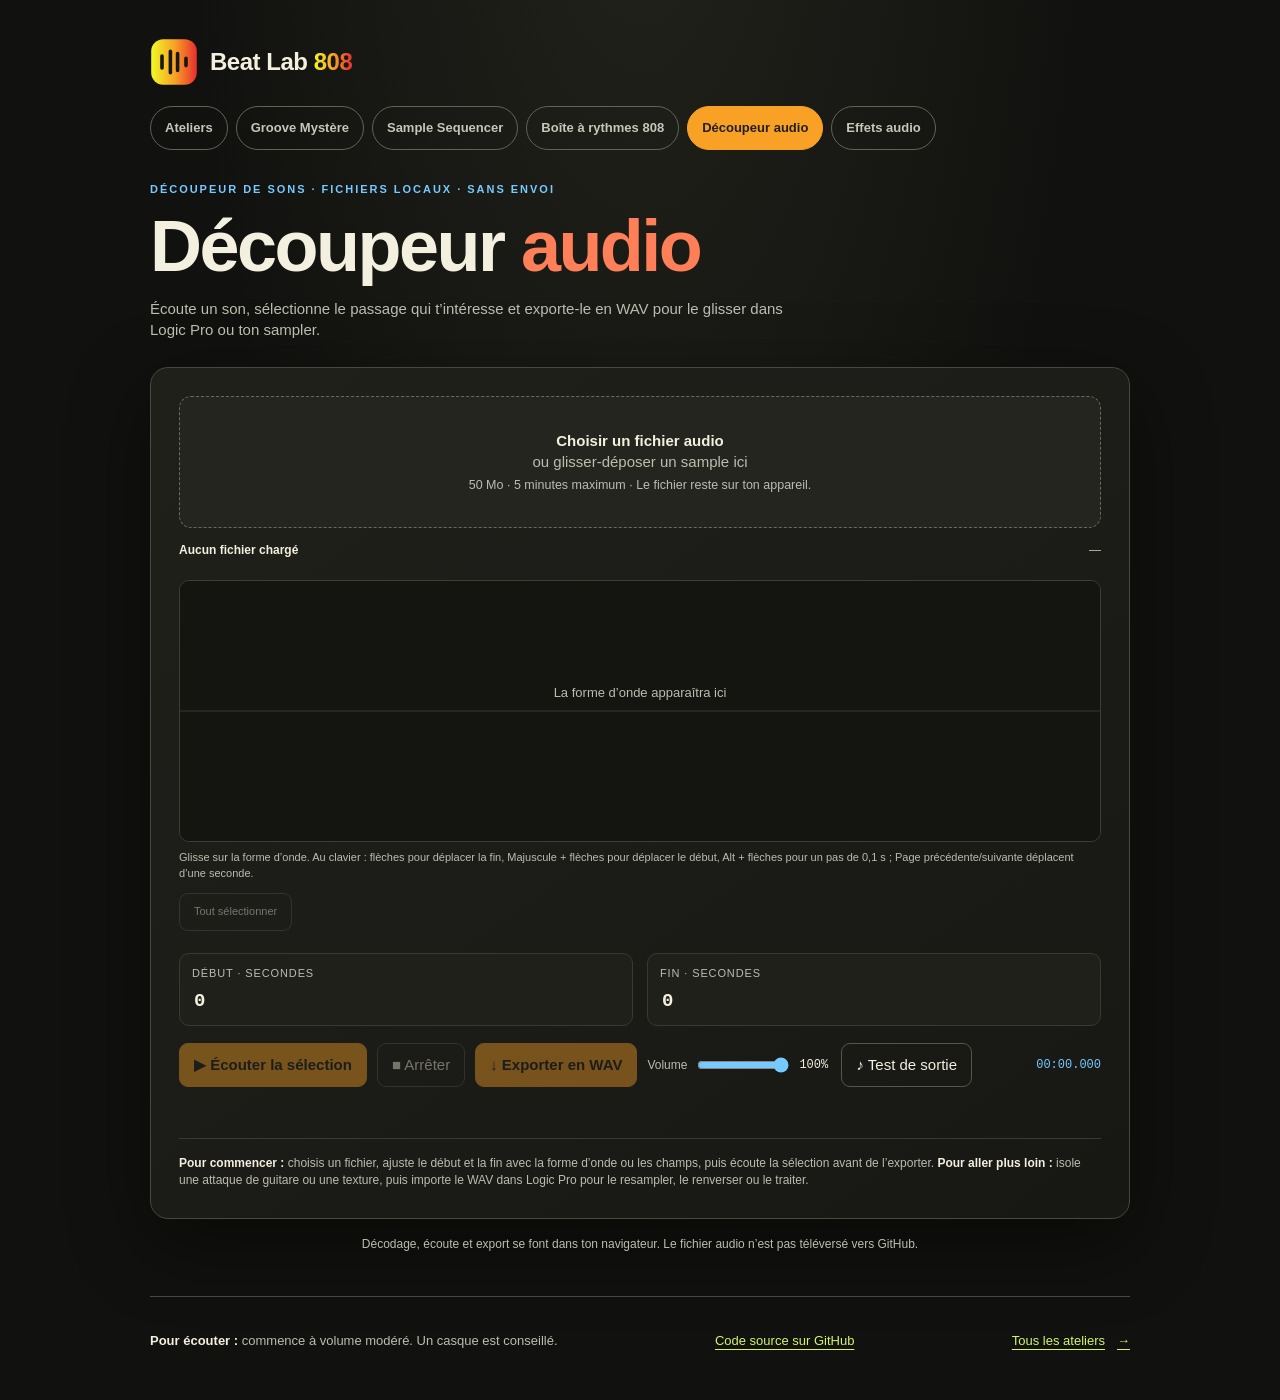
<file: samples.html>
<!DOCTYPE html>
<html lang="fr">
  <head>
    <meta charset="utf-8">
    <meta name="viewport" content="width=device-width,initial-scale=1">
    <meta name="theme-color" content="#11110f">
    <title>Découpeur audio — Beat Lab 808</title>
    <link rel="stylesheet" href="samples.css?v=halo-soft-1">
    <link rel="stylesheet" href="lab-shared.css?v=c7888927cd27">
    <link rel="stylesheet" href="interaction-accents.css?v=4427be973feb">
    <meta
      name="description"
      content="Découpe tes fichiers audio et exporte une sélection en WAV, directement dans ton navigateur.">
    <link rel="icon" type="image/svg+xml" href="favicon.svg">
    <link
      rel="alternate icon"
      type="image/png"
      sizes="32x32"
      href="favicon.png">
    <meta property="og:type" content="website">
    <meta property="og:locale" content="fr_FR">
    <meta property="og:site_name" content="Beat Lab 808">
    <meta property="og:title" content="Découpeur audio — Beat Lab 808">
    <meta
      property="og:description"
      content="Découpe tes fichiers audio et exporte une sélection en WAV, directement dans ton navigateur.">
    <meta
      property="og:url"
      content="https://izzyashtn.github.io/beat-lab-808/samples.html">
    <meta
      property="og:image"
      content="https://izzyashtn.github.io/beat-lab-808/partage.png">
    <meta property="og:image:type" content="image/png">
    <meta property="og:image:width" content="1200">
    <meta property="og:image:height" content="630">
    <meta
      property="og:image:alt"
      content="Beat Lab 808 : cinq ateliers musicaux pour écouter, composer et transformer tes sons.">
    <meta name="twitter:card" content="summary_large_image">
    <meta name="twitter:title" content="Découpeur audio — Beat Lab 808">
    <meta name="twitter:description" content="Découpe tes fichiers audio et exporte une sélection en WAV, directement dans ton navigateur.">
    <meta name="twitter:image" content="https://izzyashtn.github.io/beat-lab-808/partage.png">
      <link rel="canonical" href="https://izzyashtn.github.io/beat-lab-808/samples.html">
  </head>
  <body>
    <a class="lab-skip" href="#contenu">Aller au contenu</a>
    <div class="lab-shell">
      <header class="lab-header">
        <a
          class="lab-brand"
          href="ateliers.html"
          aria-label="Beat Lab 808 — accueil des ateliers"
        >
          <svg class="lab-mark" viewBox="0 0 40 40" aria-hidden="true">
            <defs><linearGradient id="brand-mark-gradient" x1="0" y1="0" x2="1" y2="0"><stop offset="0%" stop-color="#f1f827"/><stop offset="52%" stop-color="#f8a125"/><stop offset="100%" stop-color="#e72e2e"/></linearGradient></defs>
            <rect x="1" y="1" width="38" height="38" rx="10" fill="url(#brand-mark-gradient)" />
            <path
              d="M10 25V15m7 14V11m6 16V13m7 10v-6"
              stroke="#17180f"
              stroke-width="3"
              stroke-linecap="round"
            />
          </svg>
          <span>Beat Lab <b>808</b></span>
        </a>
        <nav class="lab-nav" aria-label="Ateliers musicaux">
          <a href="ateliers.html">Ateliers</a>
          <a href="groove-mystere.html">Groove Mystère</a>
          <a href="sequencer.html">Sample Sequencer</a>
          <a href="index.html">Boîte à rythmes 808</a>
          <a href="samples.html" aria-current="page">Découpeur audio</a>
          <a href="effects.html">Effets audio</a>
        </nav>
      </header>
      <main id="contenu" tabindex="-1">
        <div class="eyebrow">
          Découpeur de sons · fichiers locaux · sans envoi
        </div>
        <h1>Découpeur <span>audio</span></h1>
        <p class="intro">
          Écoute un son, sélectionne le passage qui t’intéresse et exporte-le en
          WAV pour le glisser dans Logic Pro ou ton sampler.
        </p>
        <section class="card">
          <label class="drop" id="drop"
            ><input id="file" type="file" accept="audio/*"><span
              ><strong>Choisir un fichier audio</strong><br>ou glisser-déposer
              un sample ici<br><small
                >50 Mo · 5 minutes maximum · Le fichier reste sur ton appareil.</small
              ></span
            ></label
          >
          <div class="fileline">
            <span class="filename" id="filename">Aucun fichier chargé</span
            ><span id="meta">—</span>
          </div>
          <div class="wavebox">
            <canvas
              id="wave"
              role="group"
              tabindex="0"
              aria-label="Sélection de la forme d’onde"
              aria-describedby="wave-instructions"
            ></canvas>
          </div>
          <div class="wavehelp">
            <span
              id="wave-instructions"
              >Glisse sur la forme d’onde. Au clavier : flèches pour déplacer la
              fin, Majuscule + flèches pour déplacer le début, Alt + flèches pour
              un pas de 0,1 s ; Page précédente/suivante déplacent d’une seconde.</span
            ><button type="button" class="btn" id="reset" disabled>
              Tout sélectionner
            </button>
          </div>
          <div class="controls">
            <div class="timefield">
              <label for="start">Début · secondes</label
              ><input
                id="start"
                type="number"
                min="0"
                step="0.001"
                value="0"
                disabled>
            </div>
            <div class="timefield">
              <label for="end">Fin · secondes</label
              ><input
                id="end"
                type="number"
                min="0"
                step="0.001"
                value="0"
                disabled>
            </div>
          </div>
          <div class="transport">
            <button type="button" class="btn primary" id="play" disabled>
              ▶ Écouter la sélection</button
            ><button type="button" class="btn" id="stop" disabled>
              ■ Arrêter</button
            ><button type="button" class="btn primary" id="export" disabled>
              ↓ Exporter en WAV
            </button>
            <div class="gain-control">
              <label for="gain">Volume</label
              ><input
                id="gain"
                type="range"
                min="0"
                max="100"
                step="5"
                value="100"><output id="gain-value">100%</output>
            </div>
            <button type="button" class="btn" id="test">♪ Test de sortie</button
            ><span class="readout" id="position">00:00.000</span>
          </div>
          <div
            class="toast"
            id="message"
            role="status"
            aria-live="polite"
          ></div>
          <div class="tip">
            <strong>Pour commencer :</strong> choisis un fichier, ajuste le
            début et la fin avec la forme d’onde ou les champs, puis écoute la
            sélection avant de l’exporter. <strong>Pour aller plus loin :</strong>
            isole une attaque de guitare ou une texture, puis importe le WAV
            dans Logic Pro pour le resampler, le renverser ou le traiter.
          </div>
        </section>
        <p class="foot">
          Décodage, écoute et export se font dans ton navigateur. Le fichier
          audio n’est pas téléversé vers GitHub.
        </p>
      </main>
      <footer class="lab-footer">
        <p>
          <strong>Pour écouter :</strong> commence à volume modéré. Un casque
          est conseillé.
        </p>
        <a href="https://github.com/IzzyAsHTn/beat-lab-808"
          >Code source sur GitHub</a
        >
        <a href="ateliers.html"
          >Tous les ateliers <span aria-hidden="true">→</span></a
        >
      </footer>
    </div>
    <script src="lab-core.js?v=9a82659e4759"></script>
    <script src="samples.js?v=15ad9ad62e92"></script>
  </body>
</html>
</file>
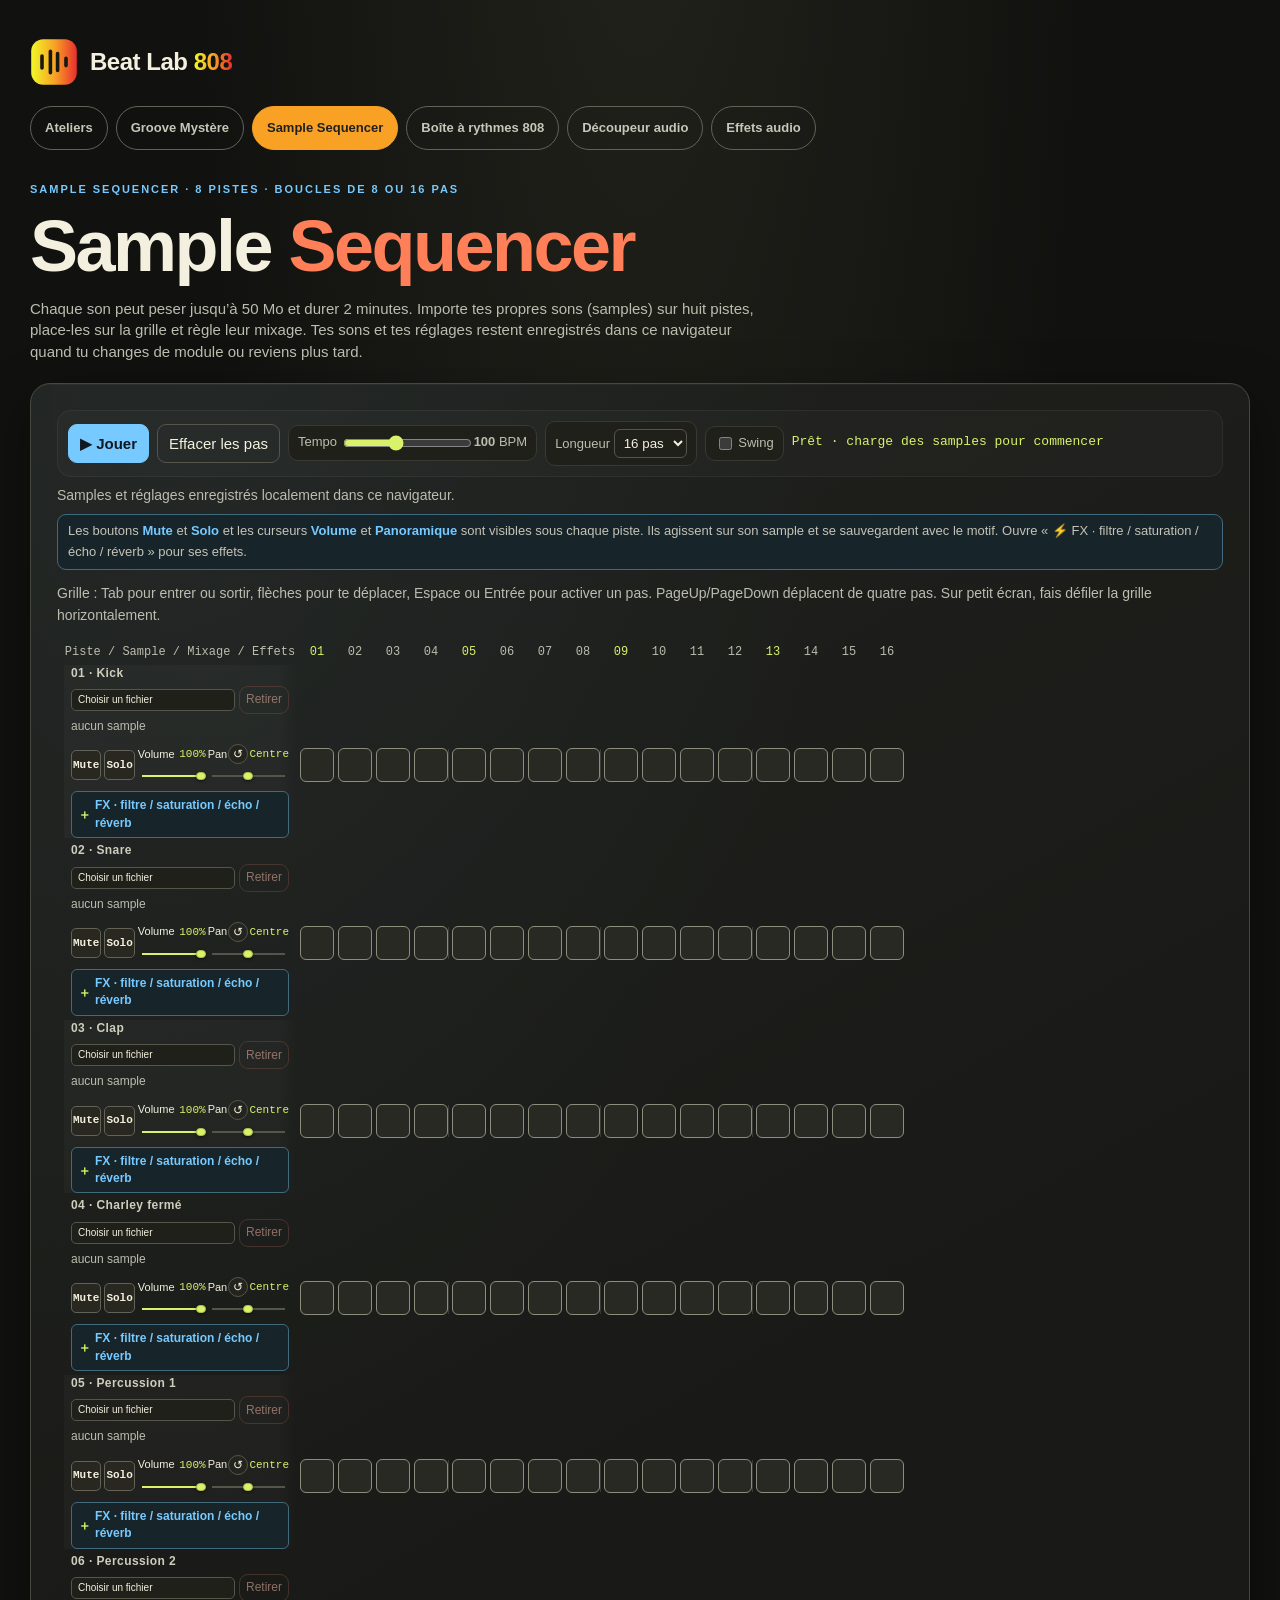
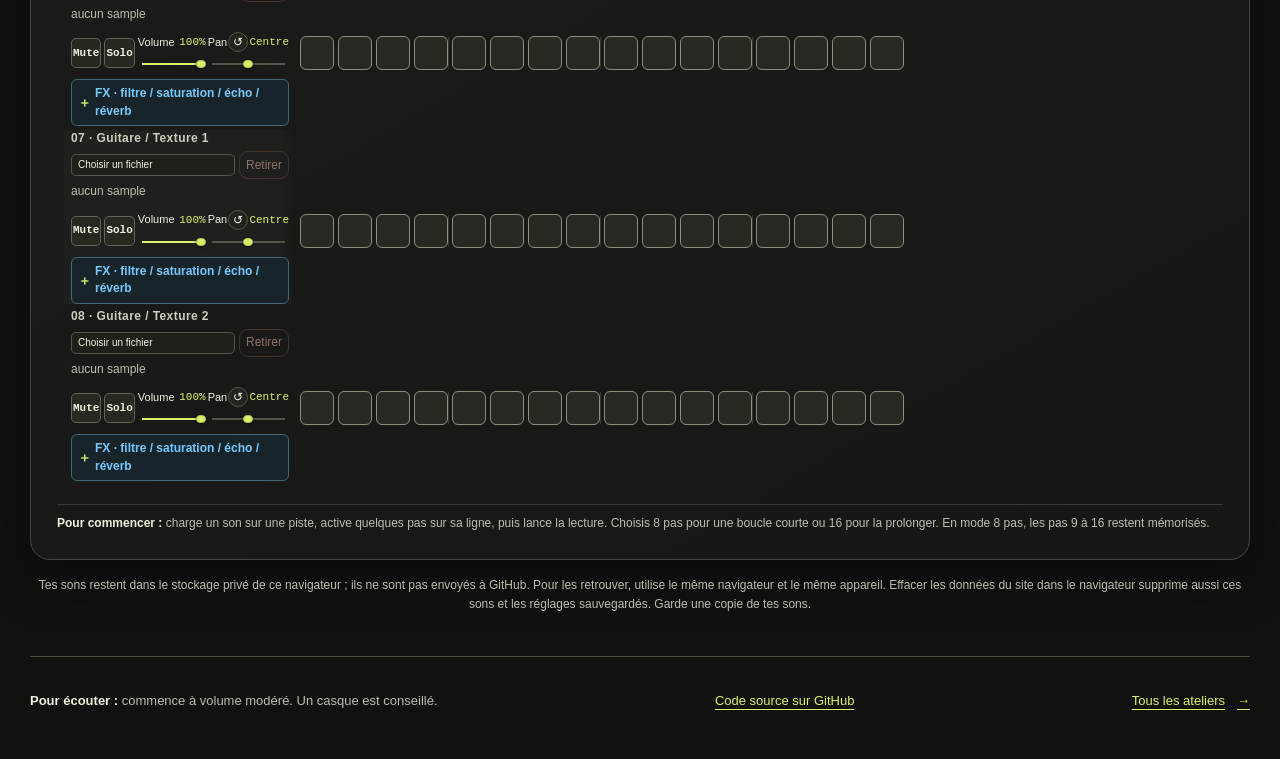
<file: sequencer.html>
<!DOCTYPE html>
<html lang="fr">
  <head>
    <meta charset="utf-8">
    <meta name="viewport" content="width=device-width,initial-scale=1">
    <meta name="theme-color" content="#11110f">
    <title>Sample Sequencer — Beat Lab 808</title>
    <link rel="stylesheet" href="sequencer.css?v=halo-soft-file-picker-1">
    <link rel="stylesheet" href="lab-shared.css?v=c7888927cd27">
    <link rel="stylesheet" href="lab-tools.css?v=ddd3f132080e">
    <link rel="stylesheet" href="mobile-compact.css?v=312657f05077">
    <link rel="stylesheet" href="interaction-accents.css?v=4427be973feb">
    <meta
      name="description"
      content="Importe tes sons sur huit pistes, programme une boucle et règle le mixage et les effets avec Sample Sequencer.">
    <link rel="icon" type="image/svg+xml" href="favicon.svg">
    <link
      rel="alternate icon"
      type="image/png"
      sizes="32x32"
      href="favicon.png">
    <meta property="og:type" content="website">
    <meta property="og:locale" content="fr_FR">
    <meta property="og:site_name" content="Beat Lab 808">
    <meta property="og:title" content="Sample Sequencer — Beat Lab 808">
    <meta
      property="og:description"
      content="Importe tes sons sur huit pistes, programme une boucle et règle le mixage et les effets avec Sample Sequencer.">
    <meta
      property="og:url"
      content="https://izzyashtn.github.io/beat-lab-808/sequencer.html">
    <meta
      property="og:image"
      content="https://izzyashtn.github.io/beat-lab-808/partage.png">
    <meta property="og:image:type" content="image/png">
    <meta property="og:image:width" content="1200">
    <meta property="og:image:height" content="630">
    <meta
      property="og:image:alt"
      content="Beat Lab 808 : cinq ateliers musicaux pour écouter, composer et transformer tes sons.">
    <meta name="twitter:card" content="summary_large_image">
    <meta name="twitter:title" content="Sample Sequencer — Beat Lab 808">
    <meta name="twitter:description" content="Importe tes sons sur huit pistes, programme une boucle et règle le mixage et les effets avec Sample Sequencer.">
    <meta name="twitter:image" content="https://izzyashtn.github.io/beat-lab-808/partage.png">
      <link rel="canonical" href="https://izzyashtn.github.io/beat-lab-808/sequencer.html">
  </head>
  <body data-tool="sequencer">
    <a class="lab-skip" href="#contenu">Aller au contenu</a>
    <div class="lab-shell">
      <header class="lab-header">
        <a
          class="lab-brand"
          href="ateliers.html"
          aria-label="Beat Lab 808 — accueil des ateliers"
        >
          <svg class="lab-mark" viewBox="0 0 40 40" aria-hidden="true">
            <defs><linearGradient id="brand-mark-gradient" x1="0" y1="0" x2="1" y2="0"><stop offset="0%" stop-color="#f1f827"/><stop offset="52%" stop-color="#f8a125"/><stop offset="100%" stop-color="#e72e2e"/></linearGradient></defs>
            <rect x="1" y="1" width="38" height="38" rx="10" fill="url(#brand-mark-gradient)" />
            <path
              d="M10 25V15m7 14V11m6 16V13m7 10v-6"
              stroke="#17180f"
              stroke-width="3"
              stroke-linecap="round"
            />
          </svg>
          <span>Beat Lab <b>808</b></span>
        </a>
        <nav class="lab-nav" aria-label="Ateliers musicaux">
          <a href="ateliers.html">Ateliers</a>
          <a href="groove-mystere.html">Groove Mystère</a>
          <a href="sequencer.html" aria-current="page">Sample Sequencer</a>
          <a href="index.html">Boîte à rythmes 808</a>
          <a href="samples.html">Découpeur audio</a>
          <a href="effects.html">Effets audio</a>
        </nav>
      </header>
      <main id="contenu" tabindex="-1">
        <div class="eyebrow">
          Sample Sequencer · 8 pistes · boucles de 8 ou 16 pas
        </div>
        <h1>Sample <span>Sequencer</span></h1>
        <p class="intro desktop-mobile-copy">
          Chaque son peut peser jusqu’à 50 Mo et durer 2 minutes. Importe tes
          propres sons (samples) sur huit pistes, place-les sur la grille et règle
          leur mixage. Tes sons et tes réglages restent enregistrés dans ce
          navigateur quand tu changes de module ou reviens plus tard.
        </p>
        <p class="intro mobile-import-limit">
          Par fichier : 50 Mo et 2 minutes maximum.
        </p>
        <section class="card">
          <noscript>
            <p class="noscript-message">
              Le Sample Sequencer a besoin de JavaScript pour charger les sons
              et jouer les motifs.
            </p>
          </noscript>
          <div class="row">
            <button id="play" class="btn primary" type="button">
              <span aria-hidden="true">▶</span>
              <span id="play-label">Jouer</span></button
            ><button id="clear" class="btn" type="button">
              Effacer les pas</button
            ><label class="field"
              >Tempo
              <input
                id="tempo"
                type="range"
                min="60"
                max="160"
                value="100"
                aria-valuetext="100 BPM"><b
                id="bpm"
              >100</b
              >
              BPM</label
            ><label class="field"
              >Longueur
              <select id="length">
                <option value="8">8 pas</option>
                <option value="16" selected>16 pas</option>
              </select></label
            ><label class="field"
              ><input id="swing" type="checkbox"> Swing</label
            ><span id="status" class="status" role="status" aria-live="polite"
              >Chargement des réglages…</span
            >
          </div>
          <p id="persist" class="persist" aria-live="off">
            Sauvegarde des sons et réglages sur cet appareil…
          </p>
          <div class="fxhint desktop-mobile-copy" id="desktop-fxhint">
            Les boutons <strong>Mute</strong> et <strong>Solo</strong> et les
            curseurs <strong>Volume</strong> et
            <strong>Panoramique</strong> sont visibles sous chaque piste. Ils
            agissent sur son sample et se sauvegardent avec le motif. Ouvre « ⚡
            FX · filtre / saturation / écho / réverb » pour ses effets.
          </div>
          <p id="grid-help" class="grid-help mobile-sr-only desktop-mobile-copy">
            Grille : Tab pour entrer ou sortir, flèches pour te déplacer, Espace
            ou Entrée pour activer un pas. PageUp/PageDown déplacent de quatre
            pas. Sur petit écran, fais défiler la grille horizontalement.
          </p>
          <p
            id="length-status"
            class="sr-only"
            role="status"
            aria-live="polite"
            aria-atomic="true"
          ></p>
          <section class="gridwrap" aria-label="Grille de samples">
            <div
              class="grid"
              id="grid"
              role="grid"
              aria-label="Grille de séquençage"
              aria-describedby="grid-help"
              aria-rowcount="9"
              aria-colcount="17"
            ></div>
          </section>
          <div class="tip desktop-mobile-copy" id="desktop-tip">
            <strong>Pour commencer :</strong> charge un son sur une piste,
            active quelques pas sur sa ligne, puis lance la lecture. Choisis 8
            pas pour une boucle courte ou 16 pour la prolonger. En mode 8 pas,
            les pas 9 à 16 restent mémorisés.
          </div>
        </section>
        <p class="foot desktop-mobile-copy" id="desktop-foot">
          Tes sons restent dans le stockage privé de ce navigateur ; ils ne
          sont pas envoyés à GitHub. Pour les retrouver, utilise le même
          navigateur et le même appareil. Effacer les données du site dans le
          navigateur supprime aussi ces sons et les réglages sauvegardés.
          Garde une copie de tes sons.
        </p>
        <details class="mobile-context">
          <summary>Raccourcis, commandes et conseils</summary>
          <div class="mobile-context__content">
            <div id="mobile-fxhint"></div>
            <div id="mobile-grid-help"></div>
            <div id="mobile-tip"></div>
          </div>
        </details>
        <details class="mobile-context">
          <summary>Stockage et confidentialité</summary>
          <div class="mobile-context__content">
            <div id="mobile-foot"></div>
          </div>
        </details>
      </main>
      <footer class="lab-footer">
        <p>
          <strong>Pour écouter :</strong> commence à volume modéré. Un casque
          est conseillé.
        </p>
        <a href="https://github.com/IzzyAsHTn/beat-lab-808"
          >Code source sur GitHub</a
        >
        <a href="ateliers.html"
          >Tous les ateliers <span aria-hidden="true">→</span></a
        >
      </footer>
    </div>
    <script src="lab-core.js?v=9a82659e4759"></script>
    <script src="lab-grid.js?v=b8f8b235a083"></script>
    <script src="sequencer.js?v=903ae36a8e0e"></script>
  </body>
</html>
</file>
<file: index.css>
:root{color-scheme:dark;--bg:#11110f;--panel:#1b1b18;--line:#393932;--muted:#aaa99e;--text:#f4f0df;--acid:#d8f36a;--orange:#ff8058}
    *{box-sizing:border-box} body{margin:0;background:radial-gradient(ellipse at 50% -15%,rgba(55,57,43,.45) 0,transparent 50%),var(--bg);color:var(--text);font:15px/1.45 -apple-system,BlinkMacSystemFont,"Segoe UI",sans-serif;min-height:100vh}
    .lab-shell{width:min(100% - 32px,980px);margin:0 auto;padding:48px 0 36px}.eyebrow{font-size:11px;letter-spacing:.18em;color:#76caff;font-weight:700;text-transform:uppercase}h1{font-size:clamp(40px,8vw,76px);line-height:.95;letter-spacing:-.07em;margin:10px 0 12px}h1 span{color:var(--acid)}.intro{color:var(--muted);max-width:590px;margin:0 0 28px}
    .machine{background:linear-gradient(145deg,#20201b,#171714);border:1px solid #48483e;border-radius:18px;padding:clamp(16px,4vw,30px);box-shadow:0 24px 80px #0007}.topbar{display:flex;align-items:center;justify-content:space-between;gap:16px;flex-wrap:wrap;padding-bottom:22px;border-bottom:1px solid var(--line)}.transport{display:flex;align-items:center;gap:12px}.play{background:var(--acid);color:#16170f;border:0;border-radius:10px;font-weight:800;padding:12px 19px;min-width:112px;cursor:pointer}.play:hover{filter:brightness(1.08)}button{font:inherit}.tempo{display:flex;align-items:center;gap:10px;color:var(--muted)}.tempo input{accent-color:var(--acid);width:min(27vw,170px)}.bpm{color:var(--text);font-variant-numeric:tabular-nums;font-weight:700;min-width:50px}.swing{display:flex;align-items:center;gap:8px;color:var(--muted);font-size:13px}.swing input{accent-color:var(--acid)}.swing select{background:#20201b;color:var(--text);border:1px solid #55554a;border-radius:6px;padding:6px;font:inherit;font-size:12px}
    .seq{padding-top:20px;overflow-x:auto}.grid{min-width:610px}.step-head,.track{display:grid;grid-template-columns:92px repeat(16,minmax(22px,1fr));gap:6px;align-items:center}.step-head{margin-bottom:9px;color:#77776c;font:11px ui-monospace,monospace;text-align:center}.step-head div:nth-child(4n + 2){color:var(--acid)}.track{margin:10px 0}.name{font-size:12px;font-weight:750;letter-spacing:.06em;color:#c7c5b7}.voice-tools{display:flex;gap:3px;margin-top:3px}.voice-toggle{width:16px;height:16px;display:grid;place-items:center;padding:0;border:1px solid #45453c;border-radius:4px;background:#24241f;color:#77776c;font:700 8px/1 ui-monospace,monospace;cursor:pointer;transition:color .12s,border-color .12s,background .12s,box-shadow .12s}.voice-toggle:hover{border-color:#969681;color:var(--text)}.voice-toggle.mute.active{border-color:#ff8058;color:#ff9a79;background:#ff805814;box-shadow:0 0 8px #ff805822}.voice-toggle.solo.active{border-color:var(--acid);color:var(--acid);background:#d8f36a16;box-shadow:0 0 8px #d8f36a22}.voice-toggle.clear-track:hover{border-color:var(--orange);color:var(--orange)}.tuning{display:flex;flex-direction:column;gap:3px;margin-top:2px;width:68px}.tuning input{appearance:none;-webkit-appearance:none;width:66px;height:9px;margin:0;padding:0;accent-color:var(--acid);background:transparent;cursor:pointer}.tuning input::-webkit-slider-runnable-track{height:2px;border-radius:999px;background:linear-gradient(to right,var(--acid) 0,var(--acid) var(--tune-progress,50%),#55554a var(--tune-progress,50%),#55554a 100%)}.tuning input::-webkit-slider-thumb{-webkit-appearance:none;width:10px;height:7px;margin-top:-2.5px;border:1px solid #a9bc4d;border-radius:999px;background:var(--acid);box-shadow:0 1px 3px #0008}.tuning input::-moz-range-track{height:2px;border:0;border-radius:999px;background:#55554a}.tuning input::-moz-range-progress{height:2px;border-radius:999px;background:var(--acid)}.tuning input::-moz-range-thumb{width:10px;height:7px;border:1px solid #a9bc4d;border-radius:999px;background:var(--acid);box-shadow:0 1px 3px #0008}.tuning input:focus-visible{outline:1px solid #a9bc4d;outline-offset:2px;border-radius:999px}.tuning output{font-size:7px;line-height:1.05;color:#aaa99e;white-space:nowrap;font-variant-numeric:tabular-nums}.pad{aspect-ratio:1;border:1px solid #44443b;border-radius:5px;background:#292923;cursor:pointer;padding:0;transition:transform .08s,background .08s,border-color .08s}.pad:hover{border-color:#a6ad79}.pad.on{background:var(--tone, var(--acid));border-color:var(--tone, var(--acid));box-shadow:0 0 14px color-mix(in srgb,var(--tone, var(--acid)) 30%,transparent)}.pad.current{outline:2px solid var(--acid);outline-offset:2px}.divider{position:relative}.divider:after{content:"";position:absolute;right:-4px;top:0;height:100%;width:1px;background:#77776c55;pointer-events:none}.bottom{border-top:1px solid var(--line);margin-top:24px;padding-top:18px;display:flex;align-items:center;justify-content:space-between;gap:14px;flex-wrap:wrap}.bottom p{margin:0;color:var(--muted);font-size:12px}.secondary{background:transparent;border:1px solid #55554a;color:var(--text);border-radius:8px;padding:9px 13px;cursor:pointer}.secondary:hover{border-color:var(--acid)}.status{font:11px ui-monospace,monospace;color:var(--acid);min-width:70px}.foot{margin-top:16px;color:#77776c;font-size:11px;text-align:center}

    .voice-toggle.clear-track{margin-left:2px}
    @media(max-width:600px){.lab-shell{padding-top:32px}.machine{padding:15px}.topbar{align-items:flex-start}.tempo{width:100%;justify-content:space-between}.grid{min-width:580px}.step-head,.track{grid-template-columns:74px repeat(16,minmax(21px,1fr));gap:5px}.name{font-size:10px}.voice-toggle{width:15px;height:15px;font-size:7px}.tuning{width:62px}.tuning input{width:60px}.tuning output{font-size:7px}}
</file>
<file: lab-shared.css>
/* Shared navigation and accessibility. No JavaScript required. */
:root {
  --muted:#bcbcaf;
  --color-action:#f8a125;
  --color-action-text:#202020;
  --color-title-accent:#ff8058;
  --color-focus:#d8f36a;
  --color-808-lime:#f1f827;
  --color-808-orange:#f8a125;
  --color-808-red:#e72e2e;
  --color-tool-groove:#d8f36a;
  --color-tool-sequencer:#8cd2ff;
  --color-tool-drums:#f7ad76;
  --color-tool-cutter:#c9a5fc;
  --color-tool-effects:#ff9b7a;
}
.lab-shell > main { display:flow-root; }
.lab-header { display:block; margin:0 0 32px; }
.lab-brand { display:inline-flex; align-items:center; gap:12px; min-height:48px; margin-bottom:20px; color:#f4f0df; text-decoration:none; font-size:24px; font-weight:750; letter-spacing:-.02em; }
.lab-brand b {
  background:linear-gradient(90deg,var(--color-808-lime) 0%,var(--color-808-orange) 52%,var(--color-808-red) 100%);
  background-clip:text;
  -webkit-background-clip:text;
  color:transparent;
}
.lab-mark { width:48px; height:48px; flex:none; }
.lab-nav { display:flex; flex-wrap:wrap; gap:8px; }
.lab-nav a { display:inline-flex; align-items:center; justify-content:center; min-height:44px; padding:10px 14px; border:1px solid #626257; border-radius:999px; color:#c6c6b9; font-size:13px; font-weight:600; line-height:1.3; text-decoration:none; }
.lab-nav a:hover { border-color:var(--color-action); color:var(--color-action-text); background:var(--color-action); }
.lab-nav a[aria-current="page"],.lab-nav a[aria-current="page"]:hover { color:var(--color-action-text); background:var(--color-action); border-color:var(--color-action); }
.lab-skip { position:fixed; z-index:20; top:10px; left:16px; transform:translateY(-160%); padding:12px 18px; border-radius:8px; background:var(--color-focus); color:#17180f; font-weight:700; }
.lab-skip:focus { transform:translateY(0); }
/* This also restores focus outlines removed by original field styles. */
body :is(a,button,input,select,summary,[tabindex="0"]):focus-visible { outline:3px solid var(--color-focus); outline-offset:4px; }
#contenu:focus { outline:none; }
body h1 { letter-spacing:-.035em; line-height:1.08; overflow-wrap:break-word; }
/* Shared heading accent; the 808's signature gradient overrides this locally. */
body h1 span { color:var(--color-title-accent); }
.lab-footer { display:flex; align-items:center; justify-content:space-between; flex-wrap:wrap; gap:16px; margin-top:30px; padding-top:22px; border-top:1px solid #48483e; color:#bcbcaf; font-size:13px; }
.lab-footer p { max-width:65ch; margin:0; }
.lab-footer strong { color:#f4f0df; }
.lab-footer a { display:inline-flex; align-items:center; gap:12px; min-height:44px; color:var(--color-focus); text-underline-offset:4px; }
body :is(.foot,.footer,.wavehelp,.step-head,.head,.tracklabel small) { color:#bcbcaf; }
body .foot { font-size:12px; line-height:1.6; }
body :is(.row,.transport,.topbar,.field) { min-width:0; }
body .field { max-width:100%; }
body .field input[type="file"] { max-width:100%; }
.render-controls { margin-top:20px; }
body :is(.status,.persist,#name) { overflow-wrap:anywhere; }
body .drop:focus-within { outline:3px solid var(--color-focus); outline-offset:4px; }
/* Grid transport labels retain their compact layout; individual targets grow. */
body .voice-toggle { flex:0 0 25px; width:25px; min-width:25px; height:25px; font-size:10px; color:#c6c6b9; }
@media (max-width:600px) {
  .lab-header { margin-bottom:26px; }
  .lab-brand { margin-bottom:15px; }
  .lab-mark { width:40px; height:40px; }
  .lab-nav { gap:6px; }
  .lab-nav a { padding:10px 12px; font-size:12px; }
  .lab-footer { align-items:flex-start; }
  /* Three fixed-size controls need more room than the original 74px label. */
  .machine :is(.step-head,.track) { grid-template-columns:92px repeat(16,minmax(21px,1fr)); }
}
@media (prefers-reduced-motion:reduce) {
  *,*::before,*::after { scroll-behavior:auto !important; transition:none !important; }
}
</file>
<file: lab-tools.css>
/* Original horizontal grids, with readable controls and keyboard accessibility. */
.sr-only {
  position: absolute;
  width: 1px;
  height: 1px;
  padding: 0;
  margin: -1px;
  overflow: hidden;
  clip: rect(0, 0, 0, 0);
  white-space: nowrap;
  border: 0;
}
body[data-tool] .grid-help,
body[data-tool] .persist {
  color: #bcbcaf;
  font-size: 14px;
  line-height: 1.6;
}
body[data-tool] .grid-help {
  margin: 12px 0 8px;
}
body[data-tool] .step-row {
  display: contents;
}
body[data-tool] .step-cell {
  display: contents;
}
body[data-tool="sequencer"] [hidden] {
  display: none !important;
}
body[data-tool] .pad {
  border-color: #8d8d7d;
}
body[data-tool] .pad.on {
  border-color: var(--tone, var(--acid));
}
/* Show the active step when arrow-key focus is moved programmatically. */
body[data-tool] .grid.keyboard-navigation .pad:focus {
  z-index: 1;
  outline: 3px solid #d8f36a;
  outline-offset: 2px;
}
body[data-tool] .status {
  font-size: 13px;
}
body[data-tool="sequencer"] .noscript-message {
  margin: 0 0 12px;
  padding: 10px 12px;
  border: 1px solid #ff8058;
  border-radius: 8px;
  color: #f4f0df;
  background: #562d2a;
}
body[data-tool] :is(.seq, .gridwrap) {
  overscroll-behavior-x: contain;
  scrollbar-color: #8d8d7d #20201b;
}
/* Leave room for the focus outline at either edge of the scrollable grid. */
body[data-tool="drums"] .seq {
  padding: 20px 7px 7px;
}
body[data-tool="sequencer"] .gridwrap {
  padding: 7px;
}

/* Keep the original 92px voice column and the original pad proportions. */
body[data-tool="drums"] .tuning {
  width: 86px;
  gap: 2px;
}
body[data-tool="drums"] .tuning input {
  width: 84px;
  height: 24px;
}
body[data-tool="drums"] .tuning output {
  font-size: 12px;
  line-height: 1.3;
  color: #bcbcaf;
}
body[data-tool="drums"] .name {
  font-size: 12px;
}
body[data-tool="drums"] .tuning input::-webkit-slider-thumb {
  width: 12px;
  height: 10px;
  margin-top: -4px;
}
body[data-tool="drums"] .tuning input::-moz-range-thumb {
  width: 12px;
  height: 10px;
}

/* Keep the original 245px track column, 34px pads and 4px column gaps. */
body[data-tool="sequencer"] .track {
  grid-template-rows: auto 48px auto;
}
body[data-tool="sequencer"] .trackmix {
  height: 48px;
  gap: 4px;
}
body[data-tool="sequencer"] .tracktoggles {
  gap: 4px;
}
body[data-tool="sequencer"] .track-toggle {
  min-width: 32px;
  min-height: 32px;
  padding: 4px 1px;
  font-size: 12px;
}
body[data-tool="sequencer"] .mixcontrols {
  grid-template-columns: minmax(0, 1fr) minmax(0, 1.2fr);
  gap: 2px;
}
body[data-tool="sequencer"] .mixcontrol {
  grid-template-columns: minmax(0, 1fr) auto;
  grid-template-rows: 24px 24px;
  gap: 0 2px;
  font-size: 12px;
  line-height: 1.2;
}
body[data-tool="sequencer"] .mixcontrol > span {
  grid-column: 1;
  grid-row: 1;
}
body[data-tool="sequencer"] .mixcontrol output {
  grid-column: 2;
  grid-row: 1;
  font-size: 12px;
  font-variant-numeric: tabular-nums;
}
body[data-tool="sequencer"] .mixcontrol input {
  grid-column: 1/-1;
  grid-row: 2;
  height: 24px;
}
body[data-tool="sequencer"] .pan-title {
  gap: 1px;
}
body[data-tool="sequencer"] .pan-reset {
  flex: none;
  width: 24px;
  height: 24px;
  font-size: 14px;
  color: #f4f0df;
}
body[data-tool="sequencer"] .sampleline {
  display: grid;
  grid-template-columns: minmax(0, 1fr) auto;
  gap: 4px;
  margin: 4px 0;
}
body[data-tool="sequencer"] .sampleline input {
  width: 126px;
  max-width: 100%;
  min-height: 28px;
  font-size: 12px;
}
body[data-tool="sequencer"] .sampleline input::file-selector-button {
  min-height: 28px;
  font: inherit;
}
body[data-tool="sequencer"] .filename {
  grid-column: 1/-1;
  grid-row: 2;
  max-width: 100%;
  white-space: normal;
  overflow: visible;
  overflow-wrap: anywhere;
  font-size: 12px;
  color: #bcbcaf;
}
body[data-tool="sequencer"] .btn.small {
  min-height: 28px;
  padding: 4px 6px;
  font-size: 12px;
}
body[data-tool="sequencer"] .btn:disabled {
  opacity: 0.5;
  cursor: not-allowed;
}
body[data-tool="sequencer"] .fx summary {
  min-height: 28px;
  padding: 5px 6px;
  font-size: 12px;
}
body[data-tool="sequencer"] .fxgrid {
  grid-template-columns: repeat(2, minmax(0, 1fr));
  gap: 8px;
  padding: 8px 4px;
}
body[data-tool="sequencer"] .fxcontrol {
  min-width: 0;
  font-size: 12px;
  line-height: 1.4;
}
body[data-tool="sequencer"] .fxcontrol span {
  flex-wrap: wrap;
}
body[data-tool="sequencer"] .fxcontrol output {
  margin-left: auto;
}
body[data-tool="sequencer"] .fxcontrol output {
  font-size: 12px;
}
body[data-tool="sequencer"] .fxcontrol input {
  height: 24px;
}
body[data-tool="sequencer"] .fxhint {
  font-size: 13px;
  line-height: 1.6;
}
body[data-tool="sequencer"] .head {
  font-size: 12px;
}
body[data-tool] .track-cue {
  display: none;
}
body[data-tool="drums"] .track > .name {
  grid-column: 1;
  grid-row: 1;
}
body[data-tool="drums"] .track .pad {
  grid-row: 1;
}

/* Slightly tighten the sequencer rows on wide screens while preserving mobile controls. */
body[data-tool="sequencer"] .track {
  --track-label-width: 245px;
}
body[data-tool="sequencer"] #grid > .track:nth-child(even) {
  background-image: linear-gradient(
    90deg,
    rgba(255, 255, 255, 0.028) 0,
    rgba(255, 255, 255, 0.028) calc(var(--track-label-width) - 18px),
    #ffffff00 var(--track-label-width)
  );
}
body[data-tool="sequencer"] .trackinfo,
body[data-tool="sequencer"] .trackmix,
body[data-tool="sequencer"] .fx {
  padding-inline: 7px;
}
@media (min-width: 651px) {
  body[data-tool="sequencer"] .track {
    --track-label-width: 232px;
  }
  body[data-tool="sequencer"] .head,
  body[data-tool="sequencer"] .track {
    grid-template-columns: 232px repeat(
        var(--step-count, 16),
        var(--pad-size, 34px)
      );
  }
  body[data-tool="sequencer"] .track {
    margin: 4px 0;
    grid-template-rows: auto 44px auto;
  }
  body[data-tool="sequencer"] .trackmix {
    height: 44px;
    gap: 3px;
  }
  body[data-tool="sequencer"] .tracktoggles {
    gap: 3px;
  }
  body[data-tool="sequencer"] .track-toggle {
    min-width: 30px;
    min-height: 30px;
    padding: 3px 1px;
    font-size: 11px;
  }
  body[data-tool="sequencer"] .mixcontrol {
    grid-template-rows: 22px 22px;
    font-size: 11px;
  }
  body[data-tool="sequencer"] .mixcontrol output {
    font-size: 11px;
  }
  body[data-tool="sequencer"] .mixcontrol input {
    height: 22px;
  }
  body[data-tool="sequencer"] .pan-reset {
    width: 20px;
    height: 20px;
    font-size: 12px;
  }
}

/* Keep each track's color clear without the broad glow around active steps. */
body[data-tool="sequencer"] .pad.on {
  box-shadow: 0 0 8px color-mix(in srgb, var(--tone, var(--acid)) 18%, transparent);
}

/* Give the sequencer's main transport button its blue module accent. */
body[data-tool="sequencer"] #play.btn.primary {
  color: #101820;
  background: #76caff;
  border-color: #76caff;
}
body[data-tool="sequencer"] #play.btn.primary:hover:not(:disabled) {
  filter: brightness(1.08);
}

/* A restrained studio finish: clearer panel depth and more responsive pads. */
body[data-tool] :is(.machine, .card) {
  border-color: #45483f;
  border-radius: 20px;
  background:
    radial-gradient(ellipse at 14% 0%, #76caff0b, transparent 44%),
    linear-gradient(150deg, #20211d 0%, #191a17 62%, #171815 100%);
  box-shadow:
    inset 0 1px 0 #ffffff09,
    0 18px 54px #0006;
}
body[data-tool="drums"] .topbar {
  padding: 12px 14px 16px;
  border: 1px solid #ffffff0d;
  border-radius: 14px;
  background: #ffffff05;
}
body[data-tool="sequencer"] .card > .row {
  padding: 10px;
  border: 1px solid #ffffff0d;
  border-radius: 14px;
  background: #ffffff05;
}
body[data-tool] .pad {
  border-radius: 6px;
  transition:
    transform 120ms ease,
    filter 120ms ease,
    border-color 120ms ease,
    box-shadow 120ms ease;
}
body[data-tool] .pad.on {
  box-shadow:
    inset 0 1px 0 #ffffff30,
    0 2px 10px color-mix(in srgb, var(--tone, var(--acid)) 22%, transparent);
}
@media (hover: hover) {
  body[data-tool] .pad:hover {
    transform: translateY(-1px);
    filter: brightness(1.1);
  }
}
body[data-tool] .pad:active { transform: scale(0.94); }

@media (max-width: 650px) {
  body[data-tool="drums"] .topbar { padding: 10px 11px 13px; }
  body[data-tool="sequencer"] .card > .row { padding: 8px; }
  body[data-tool] :is(.machine, .card) { border-radius: 16px; }
}
@media (prefers-reduced-motion: reduce) {
  body[data-tool] .pad:active,
  body[data-tool] .pad:hover { transform: none; }
}

@media (max-width: 650px) {
  /* Reserve the same two-line label area so long FX names don't push one slider down. */
  body[data-tool="sequencer"] .fxcontrol {
    display: grid;
    grid-template-rows: minmax(2.8em, auto) 24px;
    align-content: start;
  }
  body[data-tool="sequencer"] .fxcontrol > span:first-child {
    display: grid;
    grid-template-columns: minmax(0, 1fr) auto;
    align-items: start;
    gap: 4px;
    min-height: 2.8em;
  }
  body[data-tool="sequencer"] .fxcontrol > span:first-child > span {
    min-width: 0;
  }
  body[data-tool="sequencer"] .fxcontrol output {
    margin-left: 0;
  }
  body[data-tool="drums"] .voice-name {
    visibility: hidden;
  }
  body[data-tool] .track-cue {
    display: block;
    position: sticky;
    left: 0;
    grid-column: 1/-1;
    grid-row: 1;
    align-self: start;
    justify-self: start;
    max-width: 180px;
    z-index: 2;
    padding: 0 3px;
    border-radius: 3px;
    background: #20201b;
    color: #f4f0df;
    font-size: 12px;
    font-weight: 750;
  }
  /* Keep all tracks aligned in one horizontal grid on small screens too. */
  body[data-tool="sequencer"] .track {
    --track-label-width: 180px;
  }
  body[data-tool="sequencer"] .head,
  body[data-tool="sequencer"] .track {
    grid-template-columns: 180px repeat(
        var(--step-count, 16),
        var(--pad-size, 30px)
      );
  }
  body[data-tool="sequencer"] .track {
    grid-template-rows: auto 98px auto;
  }
  body[data-tool="sequencer"] .trackmix {
    height: 98px;
    flex-wrap: wrap;
    gap: 6px;
    align-content: start;
  }
  body[data-tool="sequencer"] .mixcontrols {
    flex-basis: 100%;
  }
  body[data-tool="sequencer"] .track-toggle {
    min-width: 44px;
    min-height: 44px;
    font-size: 12px;
  }
  body[data-tool="sequencer"] .sampleline {
    grid-template-columns: minmax(0, 1fr) auto;
  }
  body[data-tool="sequencer"] .filename {
    grid-row: 3;
  }
  body[data-tool="sequencer"] .remove-sample {
    grid-column: 2;
    grid-row: 2;
  }
  body[data-tool="sequencer"] .sampleline input {
    grid-column: 1/-1;
    width: 100%;
    min-height: 44px;
  }
  body[data-tool="sequencer"] .sampleline input::file-selector-button {
    min-height: 44px;
  }
  body[data-tool="sequencer"] .btn.small {
    min-height: 44px;
  }
  body[data-tool="sequencer"] .fx summary {
    min-height: 44px;
  }
  body[data-tool="drums"] .step-head,
  body[data-tool="drums"] .track {
    grid-template-columns: 144px repeat(16, minmax(30px, 1fr));
    gap: 6px;
  }
  body[data-tool="drums"] .grid {
    min-width: 720px;
  }
  body[data-tool="drums"] .voice-toggle {
    flex: 0 0 44px;
    width: 44px;
    min-width: 44px;
    height: 44px;
    font-size: 12px;
  }
  body[data-tool="drums"] .tuning {
    width: 138px;
  }
  body[data-tool="drums"] .tuning input {
    width: 136px;
    height: 32px;
  }
}
</file>
<file: mobile-compact.css>
/* Interfaces mobiles compactes des deux grilles, jusqu’à 650 px. */
body[data-tool] .mobile-context,
body[data-tool] .mobile-import-limit { display: none; }
body[data-tool] .mobile-intro { display: none; }

@media (max-width: 650px) {
  body:is([data-tool="sequencer"], [data-tool="drums"]) .lab-shell {
    padding-top: 16px;
  }
  body[data-tool] .lab-header { margin-bottom: 18px; }
  body[data-tool] .lab-brand { margin-bottom: 8px; }
  body[data-tool] .lab-nav { gap: 4px; }
  body[data-tool] .lab-nav a { padding: 8px 10px; min-height: 44px; }
  body[data-tool] h1 { font-size: 36px; margin: 8px 0 10px; }
  body[data-tool] .intro { font-size: 14px; line-height: 1.45; margin-bottom: 16px; }
  body[data-tool] .grid-help,
  body[data-tool] .persist { line-height: 1.45; }
  body[data-tool] .grid-help { margin: 8px 0 6px; }
  body[data-tool] .lab-footer { margin-top: 22px; padding-top: 16px; gap: 10px; }
  body[data-tool] .desktop-mobile-copy:not(.grid-help),
  body[data-tool] .mobile-import-limit { display: none; }
  body[data-tool="drums"] .mobile-intro { display: block; }
  body[data-tool] .mobile-context {
    display: block;
    margin: 12px 0;
    border: 1px solid #48483e;
    border-radius: 10px;
    background: #1b1b18;
    color: var(--muted, #aaa99e);
    font-size: 13px;
    line-height: 1.5;
  }
  body[data-tool] .mobile-context summary {
    display: flex;
    align-items: center;
    min-height: 44px;
    padding: 8px 12px;
    color: var(--text, #f4f0df);
    font-weight: 700;
    cursor: pointer;
  }
  body[data-tool] .mobile-context__content { padding: 0 12px 10px; }
  body[data-tool] .mobile-context__content p { margin: 8px 0 0; }
  body[data-tool] .mobile-context__content p:first-child { margin-top: 0; }
  body[data-tool] .mobile-context__copy { margin: 8px 0 0; }
  body[data-tool] .mobile-context__copy:first-child { margin-top: 0; }
  body[data-tool] .mobile-sr-only {
    position: absolute;
    width: 1px;
    height: 1px;
    padding: 0;
    margin: -1px;
    overflow: hidden;
    clip: rect(0, 0, 0, 0);
    white-space: nowrap;
    border: 0;
  }
  body[data-tool="sequencer"] .mobile-import-limit { display: block; }

  body[data-tool="sequencer"] .card { padding: 10px; }
  body[data-tool="sequencer"] .row { gap: 6px; }
  body[data-tool="sequencer"] .row > .btn { min-height: 44px; }
  body[data-tool="sequencer"] .field { padding: 5px 7px; }
  body[data-tool="sequencer"] .fxhint { line-height: 1.45; margin-top: 6px; }
  body[data-tool="sequencer"] .gridwrap { margin-top: 8px; }
  body[data-tool="sequencer"] .track { margin: 4px 0; grid-template-rows: auto 92px auto; }
  body[data-tool="sequencer"] .sampleline { margin: 2px 0; gap: 3px; }
  body[data-tool="sequencer"] .sampleline input {
    grid-column: 1; grid-row: 1; width: 100%; font-size: 0;
  }
  body[data-tool="sequencer"] .sampleline input::file-selector-button {
    min-height: 44px; max-width: 100%; padding: 0 6px; font-size: 12px;
  }
  body[data-tool="sequencer"] .remove-sample { grid-column: 2; grid-row: 1; }
  body[data-tool="sequencer"] .filename { grid-row: 2; line-height: 1.4; }
  body[data-tool="sequencer"] .trackmix { height: 92px; gap: 4px; }
  body[data-tool="sequencer"] .track-toggle {
    min-width: 40px;
    min-height: 40px;
  }
  body[data-tool="sequencer"] .fx summary { padding: 4px 6px; }

  body[data-tool="drums"] .machine { padding: 12px; }
  body[data-tool="drums"] .topbar { gap: 10px; padding-bottom: 12px; }
  body[data-tool="drums"] .seq { padding-top: 12px; }
  body[data-tool="drums"] .track { margin: 6px 0; }
  body[data-tool="drums"] .voice-tools { margin-top: 2px; align-items: center; }
  body[data-tool="drums"] .voice-toggle:is(.mute, .solo) {
    flex-basis: 38px;
    width: 38px;
    min-width: 38px;
    height: 38px;
  }
  body[data-tool="drums"] .tuning { margin-top: 0; gap: 0; }
  body[data-tool="drums"] .tuning input { height: 28px; }
  body[data-tool="drums"] .bottom { margin-top: 16px; padding-top: 12px; gap: 10px; }
}
</file>
<file: palette-808.css>
/* Palette TR-808 de la boîte à rythmes. */
body[data-tool="drums"] {
  --bg: #11110f;
  --panel: #202020;
  --line: #454540;
  --text: #ffffff;
  --muted: #c4c4bd;
  --acid: #f1f827;
  --orange: #f8a125;
}

body[data-tool="drums"] .machine {
  background: linear-gradient(145deg, #292923, #202020);
  border-color: #55554f;
}

body[data-tool="drums"] .play {
  background: #f8a125;
  border-color: #f8a125;
  color: #202020;
}

body[data-tool="drums"] h1 span {
  background: linear-gradient(90deg, #f1f827 0%, #f8a125 52%, #e72e2e 100%);
  background-clip: text;
  -webkit-background-clip: text;
  color: transparent;
}

body[data-tool="drums"] .voice-toggle.mute.active {
  border-color: #f8a125;
  color: #f8a125;
  background: #f8a1251a;
  box-shadow: 0 0 8px #f8a12533;
}

body[data-tool="drums"] .voice-toggle.solo.active {
  border-color: #f1f827;
  color: #f1f827;
  background: #f1f8271a;
  box-shadow: 0 0 8px #f1f82733;
}

body[data-tool="drums"] .pad.on {
  background: var(--tone, #f1f827);
  border-color: var(--tone, #f1f827);
  box-shadow: 0 0 14px color-mix(in srgb, var(--tone, #f1f827) 32%, transparent);
}

/* Les pas actifs reprennent les huit couleurs du Sample Sequencer. */

body[data-tool="drums"] .grid.keyboard-navigation .pad:focus,
body[data-tool="drums"] :is(a, button, input, select, summary, [tabindex="0"]):focus-visible {
  outline-color: #f1f827;
}
</file>
<file: interaction-accents.css>
/* Accent orange partagé par la navigation et les commandes principales. */
body .lab-nav a[aria-current="page"],
body .lab-nav a[aria-current="page"]:hover {
  color: var(--color-action-text);
  background: var(--color-action);
  border-color: var(--color-action);
}

body[data-tool="drums"] .lab-nav a[aria-current="page"],
body[data-tool="drums"] .lab-nav a[aria-current="page"]:hover {
  color: var(--color-action-text);
  background: var(--color-action);
  border-color: var(--color-action);
}

body .lab-nav a:hover:not([aria-current="page"]) {
  color: var(--color-action-text);
  background: var(--color-action);
  border-color: var(--color-action);
}

body .btn.primary {
  color: var(--color-action-text);
  background: var(--color-action);
  border-color: var(--color-action);
}

body .btn.primary:hover:not(:disabled) {
  filter: brightness(1.08);
}

body .track-toggle.is-active.solo {
  color: var(--color-action);
  background: #4b3518;
  border-color: var(--color-action);
}

body .fx[open] summary,
body .fx[open] summary::before {
  color: var(--color-action);
}

body .fx[open] summary {
  border-color: var(--color-action);
  background: #29251b;
}
</file>
<file: ateliers.css>
:root { color-scheme:dark; --bg:#11110f; --text:#f4f0df; --muted:#bcbcaf; --acid:#d8f36a; --blue:#76caff; }
* { box-sizing:border-box; }
body { margin:0; min-height:100vh; color:var(--text); background:radial-gradient(ellipse at 50% -15%,rgba(55,57,43,.45) 0,transparent 50%),var(--bg); font:15px/1.5 -apple-system,BlinkMacSystemFont,"Segoe UI",sans-serif; }
.lab-shell { width:min(calc(100% - 40px),1100px); margin-inline:auto; padding:28px 0 30px; }
.hero { max-width:780px; margin:6px 0 34px; }
.eyebrow { color:var(--blue); font-size:11px; letter-spacing:.17em; font-weight:750; text-transform:uppercase; margin:0 0 12px; }
h1 { margin:0; font-size:clamp(38px,5.5vw,64px); font-weight:800; }
h1 span { color:var(--color-title-accent); }
.intro { max-width:64ch; margin:18px 0 0; color:var(--muted); font-size:17px; line-height:1.65; }
.section-head { display:flex; justify-content:space-between; align-items:baseline; gap:16px; margin-bottom:16px; }
h2 { margin:0; font-size:20px; letter-spacing:-.015em; }
.section-head p { margin:0; color:var(--muted); font-size:13px; }
.atelier-grid { display:grid; grid-template-columns:repeat(6,minmax(0,1fr)); gap:16px; }
.atelier { --accent:var(--color-tool-groove); grid-column:span 2; position:relative; display:flex; flex-direction:column; min-width:0; padding:18px; border:1px solid #515146; border-radius:16px; background:linear-gradient(145deg,#22231d,#191a16); transition:transform .16s,border-color .16s; }
.atelier:nth-child(-n+2) { grid-column:span 3; }
.atelier--sequencer { --accent:var(--color-tool-sequencer); }
.atelier--beat { --accent:var(--color-tool-drums); }
.atelier--cut { --accent:var(--color-tool-cutter); }
.atelier--fx { --accent:var(--color-tool-effects); }
@media (hover:hover) {
  .atelier:hover { transform:translateY(-3px); border-color:var(--accent); }
}
.atelier:focus-within { border-color:var(--acid); }
.art { display:flex; align-items:center; justify-content:center; min-height:112px; border-radius:10px; background:#121510; overflow:hidden; margin-bottom:17px; }
.art svg { flex:none; width:min(100%,280px); height:auto; display:block; }
.tag { margin:0 0 5px; color:var(--accent); font-size:12px; font-weight:750; letter-spacing:.11em; text-transform:uppercase; }
h3 { margin:0; font-size:21px; letter-spacing:-.025em; line-height:1.25; }
.description { margin:10px 0 14px; font-size:14px; color:var(--muted); line-height:1.6; }
.requirement { margin:0 0 16px; color:#d3d3c4; font-size:13px; }
.atelier-link { display:flex; align-items:center; justify-content:space-between; gap:12px; min-height:48px; margin-top:auto; padding-top:12px; border-top:1px solid #494b3f; color:var(--text); font-size:13px; font-weight:700; text-decoration:none; }
/* One real link per card: clear keyboard name and a generous click target. */
.atelier-link::after { content:""; position:absolute; inset:0; border-radius:16px; }
.atelier-link span { color:var(--accent); font-size:21px; }
.atelier .atelier-link:focus-visible { outline:none; }
.atelier:has(.atelier-link:focus-visible) { outline:3px solid var(--color-focus); outline-offset:4px; }
.practical { margin-top:28px; padding:22px 24px; border:1px solid #515146; border-radius:14px; background:#1b1e17; }
.practical h2 { font-size:17px; }
.practical-grid { display:grid; grid-template-columns:1fr 1fr; gap:28px; }
.practical p { margin:12px 0 0; color:var(--muted); font-size:14px; line-height:1.65; }
.practical strong { display:block; color:var(--text); margin-bottom:3px; }
@media(max-width:800px) {
  .atelier-grid { grid-template-columns:repeat(2,minmax(0,1fr)); }
  .atelier,.atelier:nth-child(-n+2) { grid-column:span 1; }
  .atelier:first-child { grid-column:1 / -1; display:grid; grid-template-columns:150px minmax(0,1fr); gap:0 24px; }
  .atelier:first-child .art { grid-row:1 / 3; margin-bottom:0; }
  .atelier:first-child .atelier-link { grid-column:2; }
}
@media(max-width:540px) {
  .lab-shell { width:calc(100% - 32px); padding-top:20px; }
  .hero { margin:2px 0 28px; }
  h1 { font-size:40px; }
  .intro { font-size:16px; }
  .section-head { display:block; }
  .section-head p { margin-top:5px; }
  .atelier-grid { grid-template-columns:1fr; gap:12px; }
  .atelier,.atelier:first-child { display:grid; grid-template-columns:80px minmax(0,1fr); grid-column:auto; gap:0 14px; padding:16px; }
  .atelier-copy { display:contents; }
  .atelier .art,.atelier:first-child .art { grid-column:1; grid-row:1 / 3; width:80px; min-height:80px; height:80px; margin:0 0 12px; }
  .art svg { width:102px; max-width:none; }
  .atelier--groove .art svg { width:212px; }
  .atelier .tag { grid-column:2; align-self:end; }
  .atelier h3 { grid-column:2; align-self:start; font-size:20px; }
  .atelier .description,.atelier .requirement,.atelier .atelier-link { grid-column:1 / -1; }
  .atelier:first-child .atelier-link { grid-column:1 / -1; }
  .description { margin-top:0; }
  .practical { padding:18px; }
  .practical-grid { grid-template-columns:1fr; gap:6px; }
}
</file>
<file: effects.css>
:root{color-scheme:dark;--bg:#11110f;--panel:#1b1b18;--line:#393932;--muted:#aaa99e;--text:#f4f0df;--acid:#d8f36a;--orange:#ff8058;--blue:#76caff}*{box-sizing:border-box}body{margin:0;background:radial-gradient(ellipse at 50% -15%,rgba(55,57,43,.45) 0,transparent 50%),var(--bg);color:var(--text);font:15px/1.45 -apple-system,BlinkMacSystemFont,"Segoe UI",sans-serif;min-height:100vh}.lab-shell{width:min(100% - 32px,980px);margin:0 auto;padding:38px 0 36px}.eyebrow{font-size:11px;letter-spacing:.18em;color:var(--acid);font-weight:700;text-transform:uppercase}h1{font-size:clamp(40px,8vw,72px);line-height:.95;letter-spacing:-.07em;margin:10px 0 12px}h1 span{color:var(--acid)}.intro{color:var(--muted);max-width:650px;margin:0 0 26px}.intro a{color:var(--blue)}.card{background:linear-gradient(145deg,#20201b,#171714);border:1px solid #48483e;border-radius:18px;padding:clamp(16px,4vw,28px);box-shadow:0 24px 80px #0007}.row{display:flex;align-items:center;gap:12px;flex-wrap:wrap}.btn{border:1px solid #55554a;color:var(--text);background:transparent;border-radius:9px;padding:10px 14px;font:inherit;cursor:pointer}.btn:hover{border-color:var(--acid)}.btn.primary{background:var(--acid);border-color:var(--acid);color:#10140b;font-weight:800}.btn:disabled{opacity:.45;cursor:not-allowed}.status{font:12px ui-monospace,monospace;color:var(--acid)}.field{background:#20201b;border:1px solid #393932;border-radius:10px;padding:12px;color:var(--muted)}.field input[type=range]{accent-color:var(--acid)}.tip{border-top:1px solid var(--line);margin-top:22px;padding-top:16px;color:var(--muted);font-size:12px}.tip strong{color:var(--text)}.foot{margin-top:16px;text-align:center;color:#77776c;font-size:11px}.gridwrap{overflow-x:auto;margin-top:18px}.grid{min-width:650px}.head,.track{display:grid;grid-template-columns:135px repeat(16,1fr);gap:6px;align-items:center}.head{font:11px ui-monospace,monospace;color:#77776c;text-align:center;margin-bottom:9px}.track{margin:12px 0}.tracklabel{color:#cfcdbe;font-size:12px}.tracklabel small{display:block;color:#77776c}.pad{aspect-ratio:1;border:1px solid #44443b;border-radius:5px;background:#292923;cursor:pointer;padding:0}.pad.on{background:var(--tone);border-color:var(--tone);box-shadow:0 0 14px color-mix(in srgb,var(--tone) 30%,transparent)}.pad.current{outline:2px solid white;outline-offset:2px}.file{font:11px inherit;max-width:120px;color:var(--muted)}.effectrow{display:grid;grid-template-columns:150px 1fr 58px;gap:14px;align-items:center;padding:16px 0;border-bottom:1px solid var(--line)}.effectrow input[type=range]{width:100%;accent-color:var(--acid)}.effectrow label{font-weight:700}.effectrow output{text-align:right;font:12px ui-monospace,monospace;color:var(--acid)}input[type=file]{max-width:100%;color:var(--muted)}@media(max-width:600px){.lab-shell{padding-top:26px}.effectrow{grid-template-columns:1fr 52px}.effectrow input{grid-column:1/-1;grid-row:2}.effectrow output{grid-column:2;grid-row:1}.tracklabel{font-size:10px}.head,.track{grid-template-columns:110px repeat(16,22px);gap:5px}
}
</file>
<file: groove-mystere.css>
:root {
  color-scheme: dark;
  --bg: #111315;
  --surface: #1a1e20;
  --line: #343a3d;
  --ink: #f2f2eb;
  --muted: #a5aaa5;
  --lime: #b6f36a;
}
* {
  box-sizing: border-box;
}
body {
  min-height: 100vh;
  margin: 0;
  background: radial-gradient(ellipse at 50% -15%, rgba(55, 57, 43, 0.45) 0, transparent 50%), var(--bg);
  color: var(--ink);
  font:
    16px/1.5 ui-sans-serif,
    system-ui,
    -apple-system,
    BlinkMacSystemFont,
    "Segoe UI",
    sans-serif;
}
.lab-shell {
  width: min(620px, calc(100% - 32px));
  margin: 0 auto;
  padding: 42px 0 60px;
}

.game-header {
  display: flex;
  align-items: center;
  justify-content: space-between;
  gap: 16px;
  margin-bottom: 26px;
}
.brand {
  display: flex;
  align-items: center;
  gap: 12px;
}
.mark {
  width: 38px;
  height: 38px;
  display: grid;
  place-items: center;
  border: 1px solid #536448;
  border-radius: 50%;
  color: var(--lime);
  font-size: 19px;
}
.eyebrow {
  margin: 0 0 3px;
  color: var(--muted);
  font-size: 12px;
  font-weight: 600;
  letter-spacing: 0.13em;
  text-transform: uppercase;
}
h1 {
  margin: 0;
  font-size: clamp(27px, 5.4vw, 38px);
  line-height: 1.1;
  letter-spacing: -0.04em;
}
.level {
  border: 1px solid var(--line);
  border-radius: 999px;
  padding: 7px 12px;
  color: var(--muted);
  font-size: 13px;
  white-space: nowrap;
}
.level strong {
  color: var(--ink);
  font-weight: 600;
}
.game {
  border: 1px solid #343a3d;
  border-radius: 22px;
  background: linear-gradient(
    145deg,
    rgba(31, 35, 37, 0.97),
    rgba(22, 25, 27, 0.97)
  );
  padding: clamp(20px, 5vw, 32px);
  box-shadow: 0 24px 80px #0005;
}
.topline {
  display: flex;
  align-items: center;
  justify-content: space-between;
  gap: 12px;
  padding-bottom: 20px;
  border-bottom: 1px solid var(--line);
}
.round {
  color: var(--muted);
  font-size: 14px;
}
.round strong {
  color: var(--ink);
  font-variant-numeric: tabular-nums;
}
button {
  min-height: 44px;
  border: 1px solid var(--line);
  border-radius: 10px;
  padding: 0 15px;
  background: #252a2c;
  color: var(--ink);
  font: inherit;
  font-weight: 600;
  cursor: pointer;
  transition:
    transform 0.15s ease,
    border-color 0.15s ease,
    filter 0.15s ease;
}
@media (hover: hover) {
  button:hover:not(:disabled) {
    transform: translateY(-1px);
    border-color: #67705f;
  }
}
button:focus-visible {
  outline: 3px solid var(--lime);
  outline-offset: 3px;
}
button:disabled {
  opacity: 0.5;
  cursor: not-allowed;
}
.primary {
  border-color: var(--lime);
  background: var(--lime);
  color: #151912;
}
.mode-row {
  display: flex;
  align-items: center;
  justify-content: space-between;
  gap: 12px;
  margin: 17px 0 0;
}
.mode-label {
  color: var(--muted);
  font-size: 13px;
}
.mode-switch {
  display: flex;
  gap: 4px;
  padding: 3px;
  border: 1px solid #343330;
  border-radius: 999px;
  background: #11110f;
}
.mode-choice {
  min-height: 38px;
  padding: 0 13px;
  border-color: transparent;
  border-radius: 999px;
  background: transparent;
  color: var(--muted);
  font-size: 13px;
}
.mode-choice[aria-pressed="true"] {
  border-color: transparent;
  background: #eee9dc;
  color: #181715;
}
.status {
  min-height: 56px;
  display: block;
  padding: 16px 0;
  margin: 17px 0 12px;
  text-align: center;
  color: var(--muted);
  font-size: 15px;
}
.status strong {
  color: var(--ink);
}
.pads {
  position: relative;
  display: grid;
  grid-template-columns: repeat(2, minmax(0, 1fr));
  gap: 11px;
  width: min(100%, 390px);
  aspect-ratio: 1;
  margin: 0 auto;
  padding: 13px;
  overflow: hidden;
  border: 8px solid #080908;
  border-radius: 50%;
  background: #080908;
  box-shadow:
    0 15px 30px #0006,
    inset 0 2px 4px #ffffff16;
}
.pad {
  min-width: 0;
  min-height: 0;
  display: flex;
  flex-direction: column;
  align-items: center;
  justify-content: center;
  gap: 7px;
  border: 1px solid #ffffff25;
  border-radius: 18px;
  padding: 8px;
  box-shadow:
    inset 0 1px #ffffff22,
    0 6px 16px #0003;
  color: #111315;
  transition:
    filter 0.12s ease,
    box-shadow 0.12s ease;
}
.pad .glyph {
  font-size: 23px;
  line-height: 1;
  opacity: 0.88;
}
.pad .name {
  font-size: 14px;
  font-weight: 700;
}
.pad[data-pad="0"] {
  border-radius: 100% 18px 18px 18px;
  background: #91d43c;
  --pad-glow: #91d43c;
}
.pad[data-pad="1"] {
  border-radius: 18px 100% 18px 18px;
  background: #ed4038;
  --pad-glow: #ed4038;
}
.pad[data-pad="2"] {
  border-radius: 18px 18px 18px 100%;
  background: #f0c236;
  --pad-glow: #f0c236;
}
.pad[data-pad="3"] {
  border-radius: 18px 18px 100% 18px;
  background: #398fce;
  --pad-glow: #398fce;
}
@media (hover: hover) {
  .pad:hover:not(:disabled) {
    transform: none;
    filter: brightness(1.09);
  }
}
.pad.is-lit {
  transform: none;
  filter: brightness(1.28);
  box-shadow:
    inset 0 0 0 4px #ffffffbd,
    inset 0 0 25px #ffffff55,
    0 6px 16px #0003;
}
.pad:disabled {
  opacity: 0.84;
}
.center-hub {
  position: absolute;
  z-index: 2;
  top: 50%;
  left: 50%;
  display: grid;
  width: 35%;
  aspect-ratio: 1;
  place-content: center;
  gap: 2px;
  transform: translate(-50%, -50%);
  border: 8px solid #080908;
  border-radius: 50%;
  background: radial-gradient(circle at 35% 28%, #35332f, #171715 68%);
  color: #f4f0e5;
  text-align: center;
  box-shadow: 0 4px 10px #000b;
  pointer-events: none;
}
.center-hub strong {
  font-size: clamp(10px, 2vw, 14px);
  letter-spacing: 0.09em;
}
.center-hub small {
  color: #b0aa9e;
  font-size: 9px;
  letter-spacing: 0.11em;
}
.howto {
  margin: 18px 0 0;
  color: #858c86;
  text-align: center;
  font-size: 13px;
}
.persistence-status {
  margin: 12px 0 0;
  color: #f8a125;
  text-align: center;
  font-size: 14px;
  line-height: 1.5;
}
.footer {
  margin: 18px 2px 0;
  color: #858c86;
  font-size: 13px;
  text-align: center;
}
@media (max-width: 460px) {
  .lab-shell {
    padding-top: 27px;
  }
  h1 {
    font-size: 34px;
  }
  .game {
    padding: 18px 14px;
  }
  .topline {
    align-items: flex-start;
    flex-direction: column;
  }
  .topline button {
    width: 100%;
  }
  .mode-row {
    align-items: stretch;
    flex-direction: column;
  }
  .mode-switch {
    width: 100%;
  }
  .mode-choice {
    flex: 1;
    padding: 0 10px;
  }
  .pads {
    gap: 8px;
    padding: 9px;
    border-width: 6px;
  }
  .pad {
    font-size: 14px;
  }
  .pad .glyph {
    font-size: 20px;
  }
  .pad .name {
    font-size: 12px;
  }
  .center-hub {
    border-width: 6px;
  }
  .status {
    font-size: 14px;
  }
}
@media (prefers-reduced-motion: reduce) {
  *,
  *::before,
  *::after {
    transition: none !important;
    scroll-behavior: auto !important;
  }
}
.pad-shortcuts {
  margin: 10px 0 0;
  color: var(--muted, #bcbcaf);
  text-align: center;
  font-size: 13px;
}
.pad-shortcuts kbd {
  border: 1px solid currentColor;
  border-radius: 4px;
  padding: 1px 5px;
  font: inherit;
}

.game-actions {
  display: flex;
  gap: 8px;
  flex-wrap: wrap;
  justify-content: flex-end;
}
@media (max-width: 460px) {
  .game-actions {
    width: 100%;
  }
  .game-actions button {
    width: auto;
    min-width: 0;
    flex: 1;
    padding-inline: 8px;
    font-size: 13px;
  }
}
</file>
<file: samples.css>
:root{color-scheme:dark;--bg:#11110f;--panel:#1b1b18;--line:#393932;--muted:#aaa99e;--text:#f4f0df;--acid:#d8f36a;--orange:#ff8058;--blue:#76caff}
    *{box-sizing:border-box}body{margin:0;background:radial-gradient(ellipse at 50% -15%,rgba(55,57,43,.45) 0,transparent 50%),var(--bg);color:var(--text);font:15px/1.45 -apple-system,BlinkMacSystemFont,"Segoe UI",sans-serif;min-height:100vh}.lab-shell{width:min(100% - 32px,980px);margin:0 auto;padding:38px 0 36px}.eyebrow{font-size:11px;letter-spacing:.18em;color:var(--blue);font-weight:700;text-transform:uppercase}h1{font-size:clamp(40px,8vw,72px);line-height:.95;letter-spacing:-.07em;margin:10px 0 12px}h1 span{color:var(--blue)}.intro{color:var(--muted);max-width:650px;margin:0 0 26px}.card{background:linear-gradient(145deg,#20201b,#171714);border:1px solid #48483e;border-radius:18px;padding:clamp(16px,4vw,28px);box-shadow:0 24px 80px #0007}.drop{display:flex;align-items:center;justify-content:center;text-align:center;min-height:132px;border:1px dashed #69695e;border-radius:12px;background:#25251f;color:var(--muted);cursor:pointer;padding:18px;transition:.15s}.drop:hover,.drop.drag{border-color:var(--blue);background:#252a2d}.drop strong{color:var(--text)}.drop input{position:absolute;width:1px;height:1px;opacity:0;overflow:hidden}.fileline{display:flex;justify-content:space-between;gap:12px;flex-wrap:wrap;margin:14px 0 0;color:var(--muted);font-size:12px}.filename{color:var(--text);font-weight:650;overflow-wrap:anywhere}.wavebox{margin-top:20px;border:1px solid #3d3d36;border-radius:10px;overflow:hidden;background:#141411}.wavebox canvas{width:100%;height:260px;display:block;touch-action:none;cursor:crosshair}.wavehelp{display:flex;justify-content:space-between;gap:12px;flex-wrap:wrap;color:#858579;font-size:11px;margin-top:8px}.controls{display:grid;grid-template-columns:repeat(2,minmax(0,1fr));gap:14px;margin-top:22px}.timefield{background:#20201b;border:1px solid #393932;border-radius:10px;padding:12px}.timefield label{display:block;color:var(--muted);font-size:11px;letter-spacing:.08em;text-transform:uppercase;margin-bottom:7px}.timefield input{width:100%;background:transparent;border:0;color:var(--text);font:700 19px ui-monospace,monospace;outline:none}.transport{display:flex;align-items:center;gap:10px;flex-wrap:wrap;margin-top:17px}.btn{border:1px solid #55554a;color:var(--text);background:transparent;border-radius:9px;padding:10px 14px;font:inherit;cursor:pointer}.btn:hover{border-color:var(--blue)}.btn.primary{background:var(--blue);border-color:var(--blue);color:#101820;font-weight:800}.btn.primary:hover{filter:brightness(1.08)}.btn:disabled{opacity:.42;cursor:not-allowed}.readout{font:12px ui-monospace,monospace;color:var(--blue);margin-left:auto}.tip{border-top:1px solid var(--line);margin-top:22px;padding-top:16px;color:var(--muted);font-size:12px}.tip strong{color:var(--text)}.foot{margin-top:16px;text-align:center;color:#77776c;font-size:11px}.toast{min-height:20px;margin-top:9px;color:var(--acid);font-size:12px}
    .gain-control{display:flex;align-items:center;gap:8px;color:var(--muted);font-size:12px}.gain-control input{width:92px;accent-color:var(--blue)}.gain-control output{color:var(--text);font:12px ui-monospace,monospace;min-width:32px}
    @media(max-width:600px){.lab-shell{padding-top:26px}.wavebox canvas{height:205px}.controls{gap:9px}.timefield{padding:10px}.timefield input{font-size:16px}.readout{width:100%;margin:0}.gain-control{width:100%}}
/* Keep one unclipped focus ring around the canvas control. */
 .wavebox:focus-within{outline:3px solid var(--blue);outline-offset:3px}
 .wavebox canvas:focus-visible{outline:none}
</file>
<file: sequencer.css>
:root{color-scheme:dark;--bg:#11110f;--line:#393932;--muted:#aaa99e;--text:#f4f0df;--acid:#d8f36a;--blue:#76caff;--orange:#ff8058}*{box-sizing:border-box}body{margin:0;background:radial-gradient(ellipse at 50% -15%,rgba(55,57,43,.45) 0,transparent 50%),var(--bg);color:var(--text);font:15px/1.45 -apple-system,BlinkMacSystemFont,"Segoe UI",sans-serif;min-height:100vh}.lab-shell{width:min(100% - 32px,1220px);margin:0 auto;padding:38px 0 36px}.eyebrow{font-size:11px;letter-spacing:.18em;color:var(--blue);font-weight:700;text-transform:uppercase}h1{font-size:clamp(40px,8vw,72px);line-height:.95;letter-spacing:-.07em;margin:10px 0 12px}h1 span{color:var(--blue)}.intro{color:var(--muted);max-width:740px;margin:0 0 20px}.card{background:linear-gradient(145deg,#20201b,#171714);border:1px solid #48483e;border-radius:18px;padding:clamp(14px,3vw,26px);box-shadow:0 24px 80px #0007}.row{display:flex;align-items:center;gap:8px;flex-wrap:wrap}.btn{border:1px solid #55554a;color:var(--text);background:transparent;border-radius:9px;padding:8px 11px;font:inherit;cursor:pointer}.btn:hover{border-color:var(--acid)}.btn.primary{background:var(--acid);border-color:var(--acid);color:#10140b;font-weight:800}.btn.small{padding:3px 7px;font-size:10px;color:#ffc1ad;border-color:#70483d}.field{background:#20201b;border:1px solid #393932;border-radius:10px;padding:7px 9px;color:var(--muted);font-size:13px}.field input{accent-color:var(--acid);vertical-align:middle}.field select{background:#20201b;color:var(--text);border:1px solid #55554a;border-radius:6px;padding:5px}.status{font:12px ui-monospace,monospace;color:var(--acid);min-height:18px}.persist{margin:7px 0 0;color:var(--muted);font-size:12px}.gridwrap{overflow-x:auto;margin-top:11px;padding:4px}.grid{--pad-size:34px;width:max-content;min-width:0}.head,.track{display:grid;grid-template-columns:245px repeat(var(--step-count,16),var(--pad-size,34px));gap:4px;align-items:center}.head{font:10px ui-monospace,monospace;color:#77776c;text-align:center;margin-bottom:6px}.head div:nth-child(4n + 2){color:var(--acid)}.head .beyond{display:none}.track{margin:6px 0;grid-template-rows:auto var(--pad-size,34px) auto;align-items:center}.tracklabel{display:contents;color:#cfcdbe;font-size:12px;min-width:0}.trackinfo{grid-column:1;grid-row:1;min-width:0}.trackmix{grid-column:1;grid-row:2;display:flex;align-items:center;gap:4px;height:var(--pad-size,34px);min-width:0}.trackname{font-weight:750;letter-spacing:.035em}.sampleline{display:flex;align-items:center;gap:5px;margin:2px 0}.file-picker{position:relative;display:inline-flex;align-items:center;flex:0 0 auto;min-height:22px;padding:3px 6px;border:1px solid #55554a;border-radius:5px;background:#20201b;color:var(--text);font:10px/1.2 sans-serif;white-space:nowrap;cursor:pointer}.file-picker:hover{border-color:var(--acid)}.file-picker:focus-within{outline:1px solid var(--acid);outline-offset:2px}.file-picker input{position:absolute;inset:0;width:100%;height:100%;margin:0;opacity:0;cursor:pointer}.filename{max-width:100px;overflow:hidden;text-overflow:ellipsis;white-space:nowrap;color:#89897e;font-size:10px}.tracktoggles{display:flex;flex:0 0 auto;gap:3px;margin:0}.track-toggle{flex:0 0 auto;min-width:28px;border:1px solid #626256;border-radius:5px;padding:2px 3px;background:#282820;color:#f4f0df;font:700 8px/1 ui-monospace,monospace;cursor:pointer}.track-toggle:hover{border-color:var(--acid)}.track-toggle.is-active.mute{background:#562d2a;border-color:#ff8058;color:#ffd7cf}.track-toggle.is-active.solo{background:#343c1d;border-color:var(--acid);color:var(--acid)}.mixcontrols{display:grid;grid-template-columns:repeat(2,minmax(0,1fr));flex:1;min-width:0;gap:3px;margin:0;padding:0;border:0;background:transparent}.mixcontrol{display:grid;grid-template-columns:minmax(0,1fr) auto;grid-template-rows:auto 14px;align-items:center;gap:2px 4px;flex:1;min-width:0;color:#f4f0df;font-size:7px;line-height:1}.mixcontrol output{grid-column:2;grid-row:1;font:8px ui-monospace,monospace;color:var(--acid);white-space:nowrap}.mixcontrol input{grid-column:1/-1;grid-row:2;appearance:none;-webkit-appearance:none;width:100%;min-width:20px;height:14px;margin:0;padding:0;background:transparent;cursor:pointer;touch-action:pan-y}.mixcontrol input::-webkit-slider-runnable-track{height:2px;border-radius:999px;background:linear-gradient(to right,#55554a 0%,#55554a var(--mix-fill-start,0%),var(--acid) var(--mix-fill-start,0%),var(--acid) var(--mix-fill-end,100%),#55554a var(--mix-fill-end,100%),#55554a 100%);background-size:calc(100% - 8px) 2px;background-position:center;background-repeat:no-repeat}.pan-control input::-webkit-slider-runnable-track{background-image:linear-gradient(to right,transparent calc(50% - .5px),#858573 calc(50% - .5px),#858573 calc(50% + .5px),transparent calc(50% + .5px)),linear-gradient(to right,#55554a 0%,#55554a var(--mix-fill-start,50%),var(--acid) var(--mix-fill-start,50%),var(--acid) var(--mix-fill-end,50%),#55554a var(--mix-fill-end,50%),#55554a 100%)}.mixcontrol input::-webkit-slider-thumb{-webkit-appearance:none;width:10px;height:8px;margin-top:-3px;border:1px solid #a9bc4d;border-radius:999px;background:var(--acid);box-shadow:0 1px 3px #0008}.mixcontrol input::-moz-range-track{height:2px;border:0;border-radius:999px;background:linear-gradient(to right,#55554a 0%,#55554a var(--mix-fill-start,0%),var(--acid) var(--mix-fill-start,0%),var(--acid) var(--mix-fill-end,100%),#55554a var(--mix-fill-end,100%),#55554a 100%);background-size:calc(100% - 8px) 2px;background-position:center;background-repeat:no-repeat}.pan-control input::-moz-range-track{background-image:linear-gradient(to right,transparent calc(50% - .5px),#858573 calc(50% - .5px),#858573 calc(50% + .5px),transparent calc(50% + .5px)),linear-gradient(to right,#55554a 0%,#55554a var(--mix-fill-start,50%),var(--acid) var(--mix-fill-start,50%),var(--acid) var(--mix-fill-end,50%),#55554a var(--mix-fill-end,50%),#55554a 100%)}.mixcontrol input::-moz-range-progress{height:2px;background:transparent}.mixcontrol input::-moz-range-thumb{width:10px;height:8px;border:1px solid #a9bc4d;border-radius:999px;background:var(--acid);box-shadow:0 1px 3px #0008}.mixcontrol input:focus-visible{outline:1px solid var(--acid);outline-offset:2px}.pan-title{display:flex;align-items:center;gap:2px}.pan-reset{display:inline-grid;place-items:center;width:12px;height:12px;padding:0;border:1px solid #55554a;border-radius:50%;background:#24241f;color:#aaa99e;font:9px/1 sans-serif;cursor:pointer}.pan-reset:hover,.pan-reset:focus-visible{border-color:var(--acid);color:var(--acid);outline:none}.mixcontrol input:focus-visible{outline:1px solid var(--acid);outline-offset:2px}.pad{grid-row:2;align-self:center;width:100%;aspect-ratio:1;border:1px solid #44443b;border-radius:4px;background:#292923;cursor:pointer;padding:0;min-width:0;height:var(--pad-size,34px);position:relative}.pad:hover{border-color:#a6ad79}.pad.on{background:var(--tone, var(--acid));border-color:var(--tone, var(--acid));box-shadow:0 0 12px color-mix(in srgb,var(--tone, var(--acid)) 28%,transparent)}.pad.current{outline:2px solid white;outline-offset:1px}.pad.beyond{display:none}.pad.measure::before{content:"";position:absolute;left:-5px;top:0;height:100%;width:1px;background:#77776c55;pointer-events:none}.fx{grid-column:1;grid-row:3;align-self:start;margin-top:0}.fx summary{cursor:pointer;display:flex;align-items:center;gap:4px;list-style:none;border:1px solid #416a7c;background:#17242a;border-radius:6px;padding:4px 6px;color:var(--blue);font-size:9px;font-weight:700;user-select:none}.fx summary::-webkit-details-marker{display:none}.fx summary::before{content:'＋';font-size:13px;line-height:1;color:var(--acid)}.fx[open] summary{border-color:#91a94d;background:#22281a;color:var(--acid)}.fx[open] summary::before{content:'−'}.fxgrid{display:grid;grid-template-columns:1fr 1fr;gap:2px 6px;padding:5px 4px 2px}.fxcontrol{display:flex;flex-direction:column;gap:0;color:#c5c3b6;font-size:9px;line-height:1.1}.fxcontrol span{display:flex;justify-content:space-between;gap:4px}.fxcontrol output{font:8px ui-monospace,monospace;color:var(--acid)}.fxcontrol input{appearance:none;-webkit-appearance:none;width:100%;height:12px;margin:0;padding:0;background:transparent;cursor:pointer;touch-action:pan-y}.fxcontrol input::-webkit-slider-runnable-track{height:2px;border:0;border-radius:999px;background:linear-gradient(to right,var(--acid) 0%,var(--acid) var(--fx-progress,0%),#55554a var(--fx-progress,0%),#55554a 100%);background-size:calc(100% - 8px) 2px;background-position:center;background-repeat:no-repeat}.fxcontrol input::-webkit-slider-thumb{-webkit-appearance:none;width:9px;height:7px;margin-top:-2.5px;border:1px solid #a9bc4d;border-radius:999px;background:var(--acid);box-shadow:0 1px 3px #0008}.fxcontrol input::-moz-range-track{height:2px;border:0;border-radius:999px;background:linear-gradient(to right,var(--acid) 0%,var(--acid) var(--fx-progress,0%),#55554a var(--fx-progress,0%),#55554a 100%);background-size:calc(100% - 8px) 2px;background-position:center;background-repeat:no-repeat}.fxcontrol input::-moz-range-progress{height:2px;background:transparent}.fxcontrol input::-moz-range-thumb{width:9px;height:7px;border:1px solid #a9bc4d;border-radius:999px;background:var(--acid);box-shadow:0 1px 3px #0008}.fxcontrol input:focus-visible{outline:1px solid var(--acid);outline-offset:2px}.fxhint{border:1px solid #416a7c;background:#17242a;border-radius:9px;margin-top:8px;padding:6px 10px;color:#c5c3b6;font-size:11px}.fxhint strong{color:var(--blue)}.tip{border-top:1px solid var(--line);margin-top:12px;padding-top:10px;color:var(--muted);font-size:12px}.tip strong{color:var(--text)}.foot{margin-top:16px;text-align:center;color:#77776c;font-size:11px}@media(max-width:650px){.lab-shell{padding-top:24px}.grid{--pad-size:30px;min-width:0}.head,.track{grid-template-columns:245px repeat(var(--step-count,16),var(--pad-size,30px));gap:3px}.track{grid-template-rows:auto var(--pad-size,30px) auto}.trackmix{height:var(--pad-size,30px)}.pad{height:var(--pad-size,30px)}.card{padding:12px}.filename{max-width:80px}}
</file>
